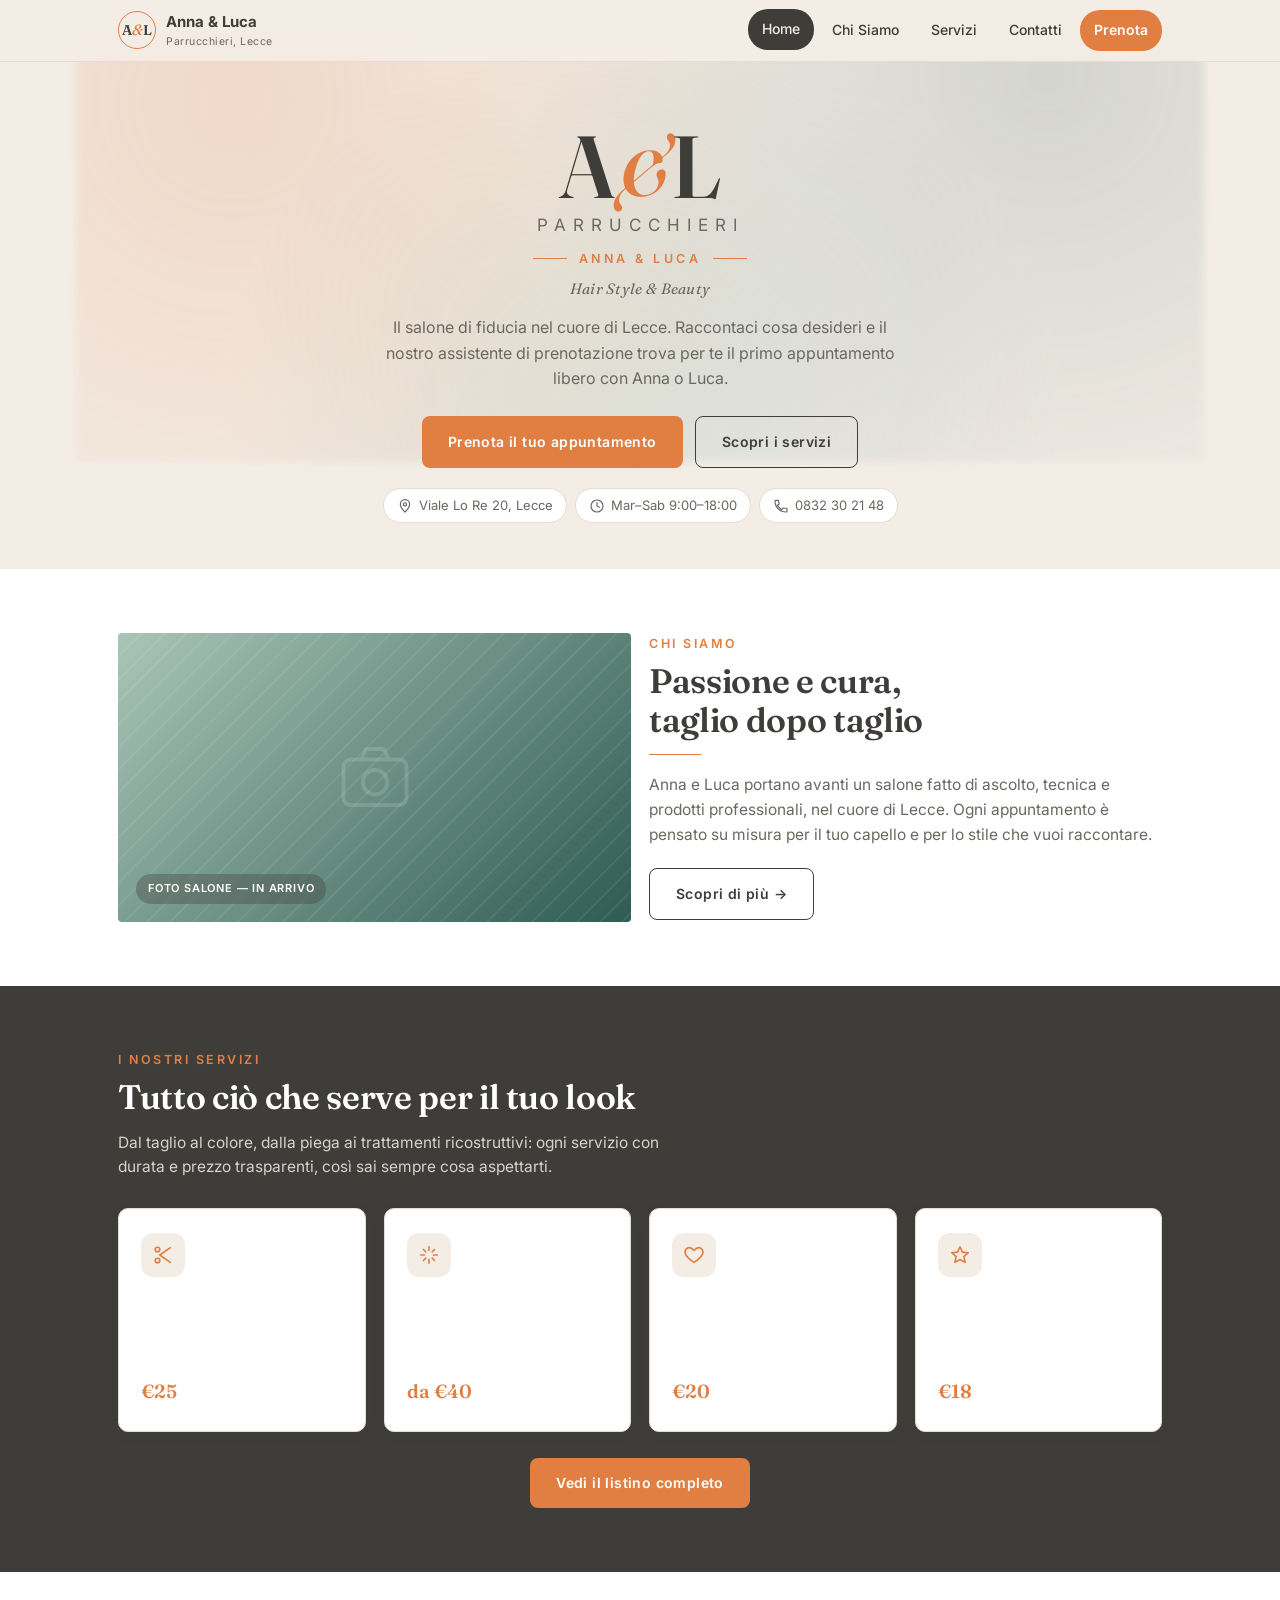
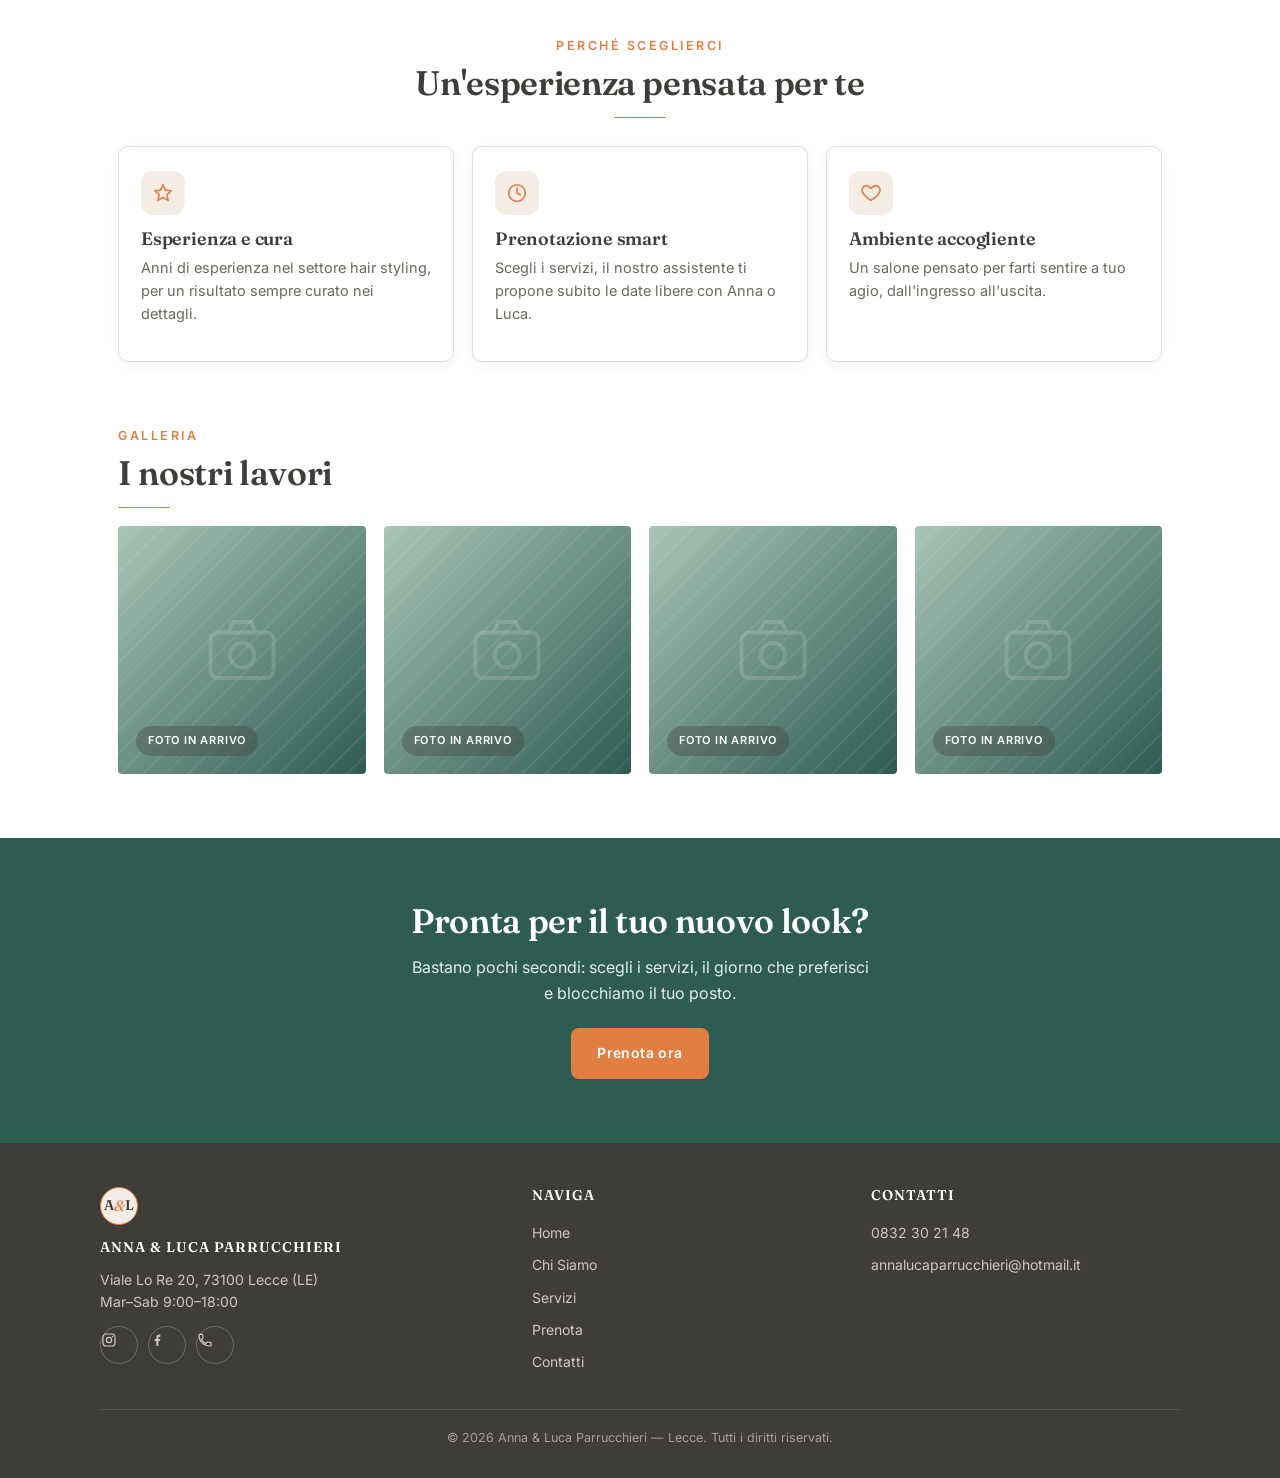
<file: index.html>
<!DOCTYPE html>
<html lang="it">
<head>
<meta charset="UTF-8">
<meta name="viewport" content="width=device-width, initial-scale=1.0, maximum-scale=1, viewport-fit=cover">
<meta name="theme-color" content="#3F3D39">
<title>Anna & Luca Parrucchieri | Hair Style & Beauty — Lecce</title>
<meta name="description" content="Salone Anna & Luca Parrucchieri a Lecce, Viale Lo Re 20. Taglio, colore, piega e trattamenti. Prenota online in pochi secondi.">
<link rel="preconnect" href="https://fonts.googleapis.com">
<link rel="preconnect" href="https://fonts.gstatic.com" crossorigin>
<link rel="stylesheet" href="https://fonts.googleapis.com/css2?family=Fraunces:ital,wght@0,400;0,500;0,600;0,700;1,500;1,600&family=Inter:wght@400;500;600;700&display=swap">
<link rel="stylesheet" href="assets/style.css">
</head>
<body>

<svg style="display:none">
  <symbol id="ic-ig" viewBox="0 0 24 24"><rect x="3" y="3" width="18" height="18" rx="5"/><circle cx="12" cy="12" r="4"/><circle cx="17.3" cy="6.7" r="1.1" class="filled" fill="currentColor" stroke="none"/></symbol>
  <symbol id="ic-fb" viewBox="0 0 24 24"><path d="M14 21v-7.5h2.5l.4-3H14V8.4c0-.87.24-1.46 1.5-1.46H17V3.86C16.7 3.82 15.8 3.7 14.8 3.7c-2.2 0-3.7 1.34-3.7 3.8V10.5H8.6v3H11V21h3z" class="filled" fill="currentColor" stroke="none"/></symbol>
  <symbol id="ic-phone" viewBox="0 0 24 24"><path d="M6.6 10.8c1.4 2.8 3.7 5.1 6.6 6.6l2.2-2.2c.3-.3.7-.4 1-.2 1.1.4 2.3.6 3.6.6.6 0 1 .4 1 1V20c0 .6-.4 1-1 1C10 21 3 14 3 4.6c0-.6.4-1 1-1h3.5c.6 0 1 .4 1 1 0 1.3.2 2.5.6 3.6.1.3 0 .7-.2 1z"/></symbol>
  <symbol id="ic-mail" viewBox="0 0 24 24"><rect x="3" y="5" width="18" height="14" rx="2"/><path d="M4 6.5l8 6 8-6"/></symbol>
  <symbol id="ic-pin" viewBox="0 0 24 24"><path d="M12 21s7-6.2 7-11.5A7 7 0 0 0 5 9.5C5 14.8 12 21 12 21z"/><circle cx="12" cy="9.5" r="2.4"/></symbol>
  <symbol id="ic-clock" viewBox="0 0 24 24"><circle cx="12" cy="12" r="9"/><path d="M12 7v5l3.5 2"/></symbol>
  <symbol id="ic-scissors" viewBox="0 0 24 24"><circle cx="6" cy="6" r="2.5"/><circle cx="6" cy="18" r="2.5"/><path d="M20 4L8.5 12M20 20L8.5 12M8.5 12l3-2"/></symbol>
  <symbol id="ic-sparkle" viewBox="0 0 24 24"><path d="M12 3v4M12 17v4M3 12h4M17 12h4M6 6l2.5 2.5M15.5 15.5L18 18M18 6l-2.5 2.5M8.5 15.5L6 18"/></symbol>
  <symbol id="ic-camera" viewBox="0 0 24 24"><rect x="3" y="7" width="18" height="13" rx="2"/><path d="M8 7l1.5-3h5L16 7"/><circle cx="12" cy="13.5" r="3.5"/></symbol>
  <symbol id="ic-heart" viewBox="0 0 24 24"><path d="M12 20s-7-4.4-9.3-9C1.3 7.7 3 4.5 6.3 4c2-.3 3.7.7 5.7 3 2-2.3 3.7-3.3 5.7-3 3.3.5 5 3.7 3.6 7-2.3 4.6-9.3 9-9.3 9z"/></symbol>
  <symbol id="ic-star" viewBox="0 0 24 24"><path d="M12 3l2.6 5.9 6.4.6-4.8 4.3 1.4 6.2L12 16.9 6.4 20l1.4-6.2-4.8-4.3 6.4-.6L12 3z"/></symbol>
</svg>

<header class="site">
  <div class="nav-wrap">
    <a href="index.html" class="nav-brand">
      <span class="mono-badge"><span class="lm">A</span><span class="amp">&amp;</span><span class="lm">L</span></span>
      <span>Anna &amp; Luca<small>Parrucchieri, Lecce</small></span>
    </a>
    <nav class="nav-links">
      <a href="index.html" class="active">Home</a>
      <a href="chi-siamo.html">Chi Siamo</a>
      <a href="servizi.html">Servizi</a>
      <a href="contatti.html">Contatti</a>
      <a href="prenota.html" class="cta">Prenota</a>
    </nav>
    <div class="nav-actions">
      <a href="prenota.html" class="btn primary">Prenota</a>
      <button class="nav-toggle" aria-label="Menu"><span></span></button>
    </div>
  </div>
</header>

<main>
  <!-- HERO -->
  <section class="hero container">
    <div class="brand-logo"><span class="lm">A</span><span class="amp">&amp;</span><span class="lm">L</span></div>
    <div class="brand-sub">parrucchieri</div>
    <div class="brand-names"><i></i>ANNA &amp; LUCA<i></i></div>
    <div class="brand-tag">Hair Style &amp; Beauty</div>
    <p class="lead">Il salone di fiducia nel cuore di Lecce. Raccontaci cosa desideri e il nostro assistente di prenotazione trova per te il primo appuntamento libero con Anna o Luca.</p>
    <div class="hero-cta">
      <a href="prenota.html" class="btn primary">Prenota il tuo appuntamento</a>
      <a href="servizi.html" class="btn outline">Scopri i servizi</a>
    </div>
    <div class="hero-meta">
      <span><svg class="icon"><use href="#ic-pin"/></svg> Viale Lo Re 20, Lecce</span>
      <span><svg class="icon"><use href="#ic-clock"/></svg> Mar–Sab 9:00–18:00</span>
      <span><svg class="icon"><use href="#ic-phone"/></svg> 0832 30 21 48</span>
    </div>
  </section>

  <!-- CHI SIAMO TEASER -->
  <section class="bg-white">
    <div class="container grid cols-2" style="align-items:center;">
      <div class="frame-offset">
        <div class="photo-ph wide">
          <svg class="icon"><use href="#ic-camera"/></svg>
          <span>FOTO SALONE — in arrivo</span>
        </div>
      </div>
      <div>
        <span class="eyebrow">Chi siamo</span>
        <h2 class="section-title">Passione e cura,<br>taglio dopo taglio</h2>
        <div class="rule"></div>
        <p class="section-intro">Anna e Luca portano avanti un salone fatto di ascolto, tecnica e prodotti professionali, nel cuore di Lecce. Ogni appuntamento è pensato su misura per il tuo capello e per lo stile che vuoi raccontare.</p>
        <a href="chi-siamo.html" class="btn outline" style="margin-top:8px;">Scopri di più →</a>
      </div>
    </div>
  </section>

  <!-- SERVIZI IN EVIDENZA -->
  <section class="bg-charcoal">
    <div class="container">
      <span class="eyebrow">I nostri servizi</span>
      <h2 class="section-title">Tutto ciò che serve per il tuo look</h2>
      <p class="section-intro">Dal taglio al colore, dalla piega ai trattamenti ricostruttivi: ogni servizio con durata e prezzo trasparenti, così sai sempre cosa aspettarti.</p>
      <div class="grid cols-4" style="margin-top:28px;">
        <div class="card">
          <div class="icon-wrap"><svg class="icon"><use href="#ic-scissors"/></svg></div>
          <h3>Taglio</h3>
          <p style="font-size:14.5px;">Taglio su misura per viso e stile, da 30 minuti.</p>
          <p style="font-family:'Fraunces',serif;font-size:19px;font-weight:600;color:var(--orange);margin:0;">€25</p>
        </div>
        <div class="card">
          <div class="icon-wrap"><svg class="icon"><use href="#ic-sparkle"/></svg></div>
          <h3>Colore</h3>
          <p style="font-size:14.5px;">Colore, balayage e schiariture naturali.</p>
          <p style="font-family:'Fraunces',serif;font-size:19px;font-weight:600;color:var(--orange);margin:0;">da €40</p>
        </div>
        <div class="card">
          <div class="icon-wrap"><svg class="icon"><use href="#ic-heart"/></svg></div>
          <h3>Piega</h3>
          <p style="font-size:14.5px;">Piega in armonia con taglio e personalità.</p>
          <p style="font-family:'Fraunces',serif;font-size:19px;font-weight:600;color:var(--orange);margin:0;">€20</p>
        </div>
        <div class="card">
          <div class="icon-wrap"><svg class="icon"><use href="#ic-star"/></svg></div>
          <h3>Trattamenti</h3>
          <p style="font-size:14.5px;">Ricostruzione e cura profonda del capello.</p>
          <p style="font-family:'Fraunces',serif;font-size:19px;font-weight:600;color:var(--orange);margin:0;">€18</p>
        </div>
      </div>
      <div class="center" style="margin-top:26px;">
        <a href="servizi.html" class="btn primary">Vedi il listino completo</a>
      </div>
    </div>
  </section>

  <!-- PERCHÉ SCEGLIERCI -->
  <section class="bg-white">
    <div class="container">
      <span class="eyebrow center" style="display:block;text-align:center;">Perché sceglierci</span>
      <h2 class="section-title center">Un'esperienza pensata per te</h2>
      <div class="rule center"></div>
      <div class="grid cols-3" style="margin-top:28px;">
        <div class="card">
          <div class="icon-wrap"><svg class="icon"><use href="#ic-star"/></svg></div>
          <h3>Esperienza e cura</h3>
          <p style="font-size:14.5px;">Anni di esperienza nel settore hair styling, per un risultato sempre curato nei dettagli.</p>
        </div>
        <div class="card">
          <div class="icon-wrap"><svg class="icon"><use href="#ic-clock"/></svg></div>
          <h3>Prenotazione smart</h3>
          <p style="font-size:14.5px;">Scegli i servizi, il nostro assistente ti propone subito le date libere con Anna o Luca.</p>
        </div>
        <div class="card">
          <div class="icon-wrap"><svg class="icon"><use href="#ic-heart"/></svg></div>
          <h3>Ambiente accogliente</h3>
          <p style="font-size:14.5px;">Un salone pensato per farti sentire a tuo agio, dall'ingresso all'uscita.</p>
        </div>
      </div>
    </div>
  </section>

  <!-- GALLERIA -->
  <section class="bg-white" style="padding-top:0;">
    <div class="container">
      <span class="eyebrow">Galleria</span>
      <h2 class="section-title">I nostri lavori</h2>
      <div class="rule"></div>
      <div class="grid cols-4">
        <div class="photo-ph square"><svg class="icon"><use href="#ic-camera"/></svg><span>Foto in arrivo</span></div>
        <div class="photo-ph square"><svg class="icon"><use href="#ic-camera"/></svg><span>Foto in arrivo</span></div>
        <div class="photo-ph square"><svg class="icon"><use href="#ic-camera"/></svg><span>Foto in arrivo</span></div>
        <div class="photo-ph square"><svg class="icon"><use href="#ic-camera"/></svg><span>Foto in arrivo</span></div>
      </div>
    </div>
  </section>

  <!-- CTA FINALE -->
  <section class="bg-teal center">
    <div class="container">
      <h2 class="section-title" style="color:#fff;">Pronta per il tuo nuovo look?</h2>
      <p style="color:#e4ede9;max-width:460px;margin:0 auto 22px;">Bastano pochi secondi: scegli i servizi, il giorno che preferisci e blocchiamo il tuo posto.</p>
      <a href="prenota.html" class="btn primary">Prenota ora</a>
    </div>
  </section>
</main>

<footer class="site">
  <div class="foot-grid">
    <div>
      <span class="mono-badge" style="margin-bottom:10px;"><span class="lm">A</span><span class="amp">&amp;</span><span class="lm">L</span></span>
      <h4 style="margin-top:14px;">Anna &amp; Luca Parrucchieri</h4>
      <p style="color:#cfc8bd;font-size:14px;">Viale Lo Re 20, 73100 Lecce (LE)<br>Mar–Sab 9:00–18:00</p>
      <div class="icon-links">
        <a class="icon-btn" href="https://www.instagram.com/anna_e_luca_parrucchieri/" target="_blank" rel="noopener" aria-label="Instagram"><svg class="icon"><use href="#ic-ig"/></svg></a>
        <a class="icon-btn" href="https://www.facebook.com/anna.parrucchieri/" target="_blank" rel="noopener" aria-label="Facebook"><svg class="icon"><use href="#ic-fb"/></svg></a>
        <a class="icon-btn" href="tel:+390832302148" aria-label="Chiama"><svg class="icon"><use href="#ic-phone"/></svg></a>
      </div>
    </div>
    <div>
      <h4>Naviga</h4>
      <a href="index.html">Home</a>
      <a href="chi-siamo.html">Chi Siamo</a>
      <a href="servizi.html">Servizi</a>
      <a href="prenota.html">Prenota</a>
      <a href="contatti.html">Contatti</a>
    </div>
    <div>
      <h4>Contatti</h4>
      <a href="tel:+390832302148">0832 30 21 48</a>
      <a href="mailto:annalucaparrucchieri@hotmail.it">annalucaparrucchieri@hotmail.it</a>
    </div>
  </div>
  <div class="foot-bottom">© 2026 Anna &amp; Luca Parrucchieri — Lecce. Tutti i diritti riservati.</div>
</footer>

<script src="assets/nav.js" defer></script>
</body>
</html>
</file>
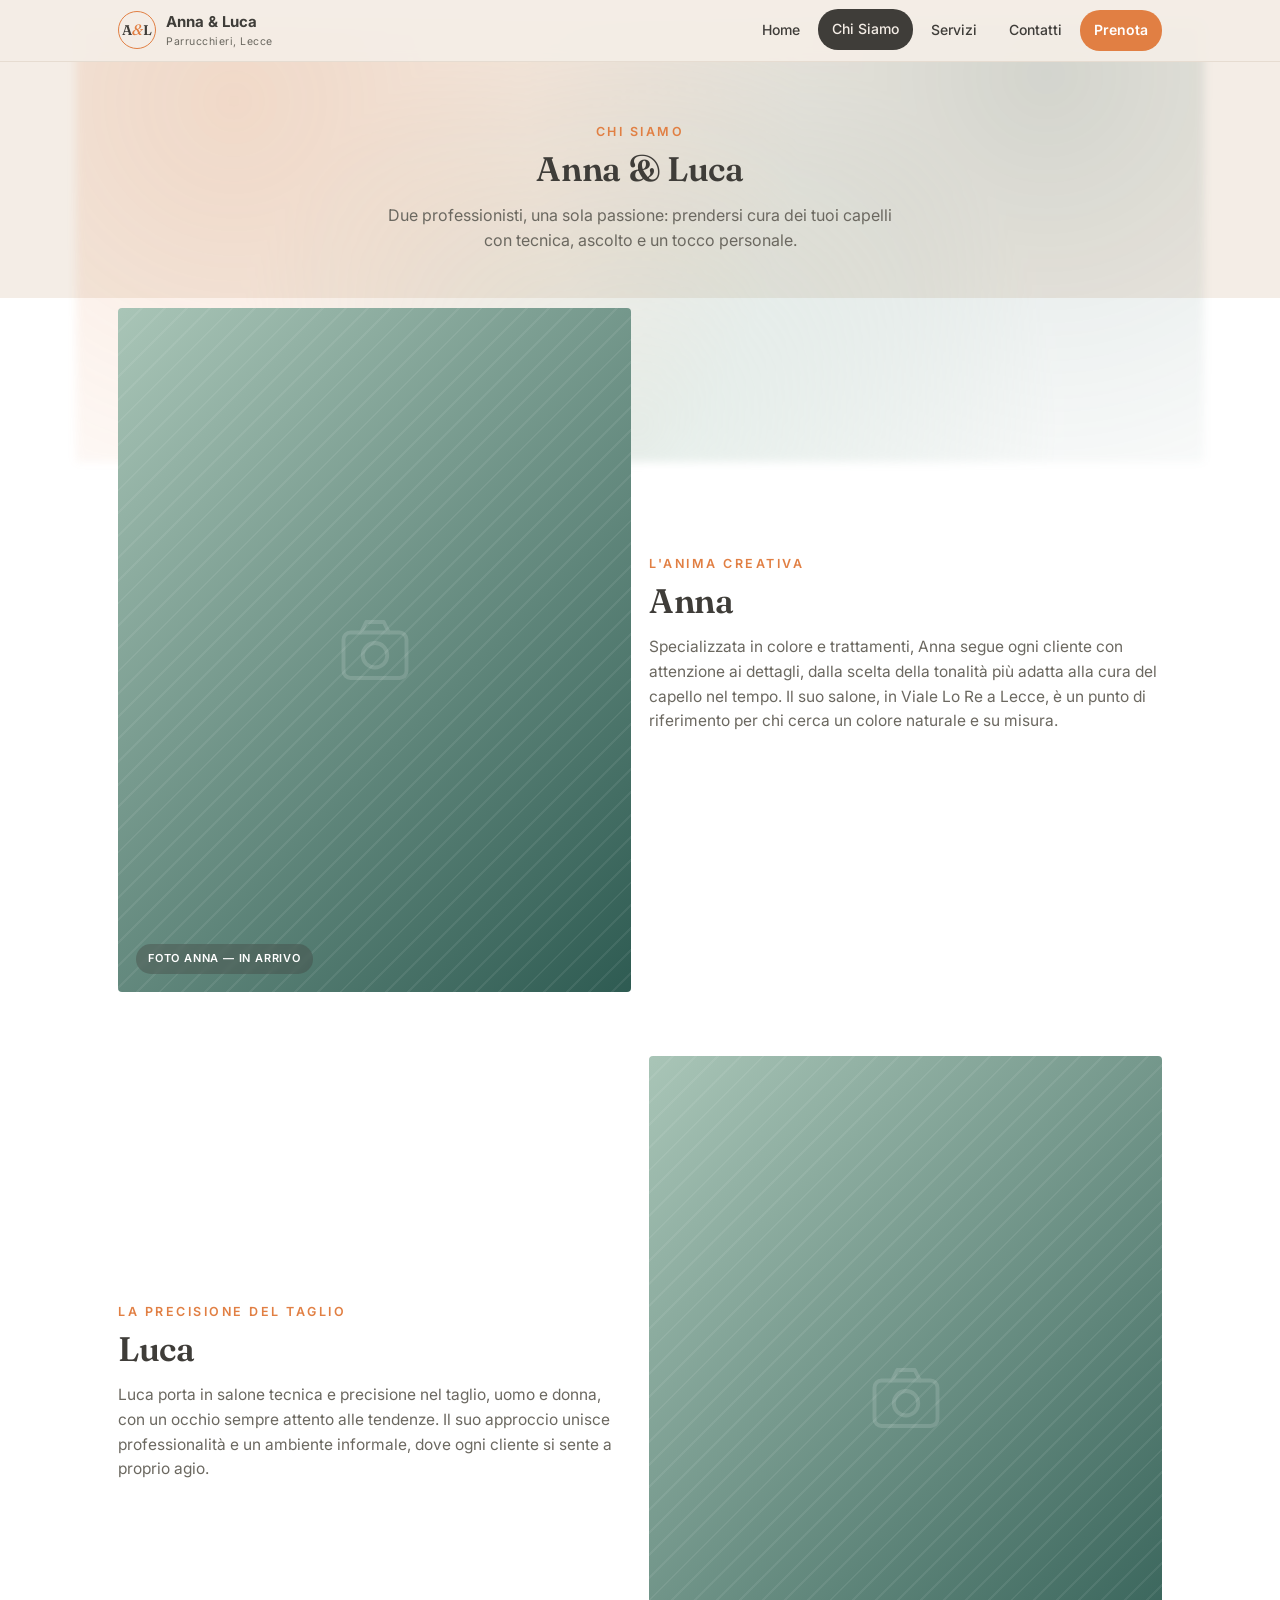
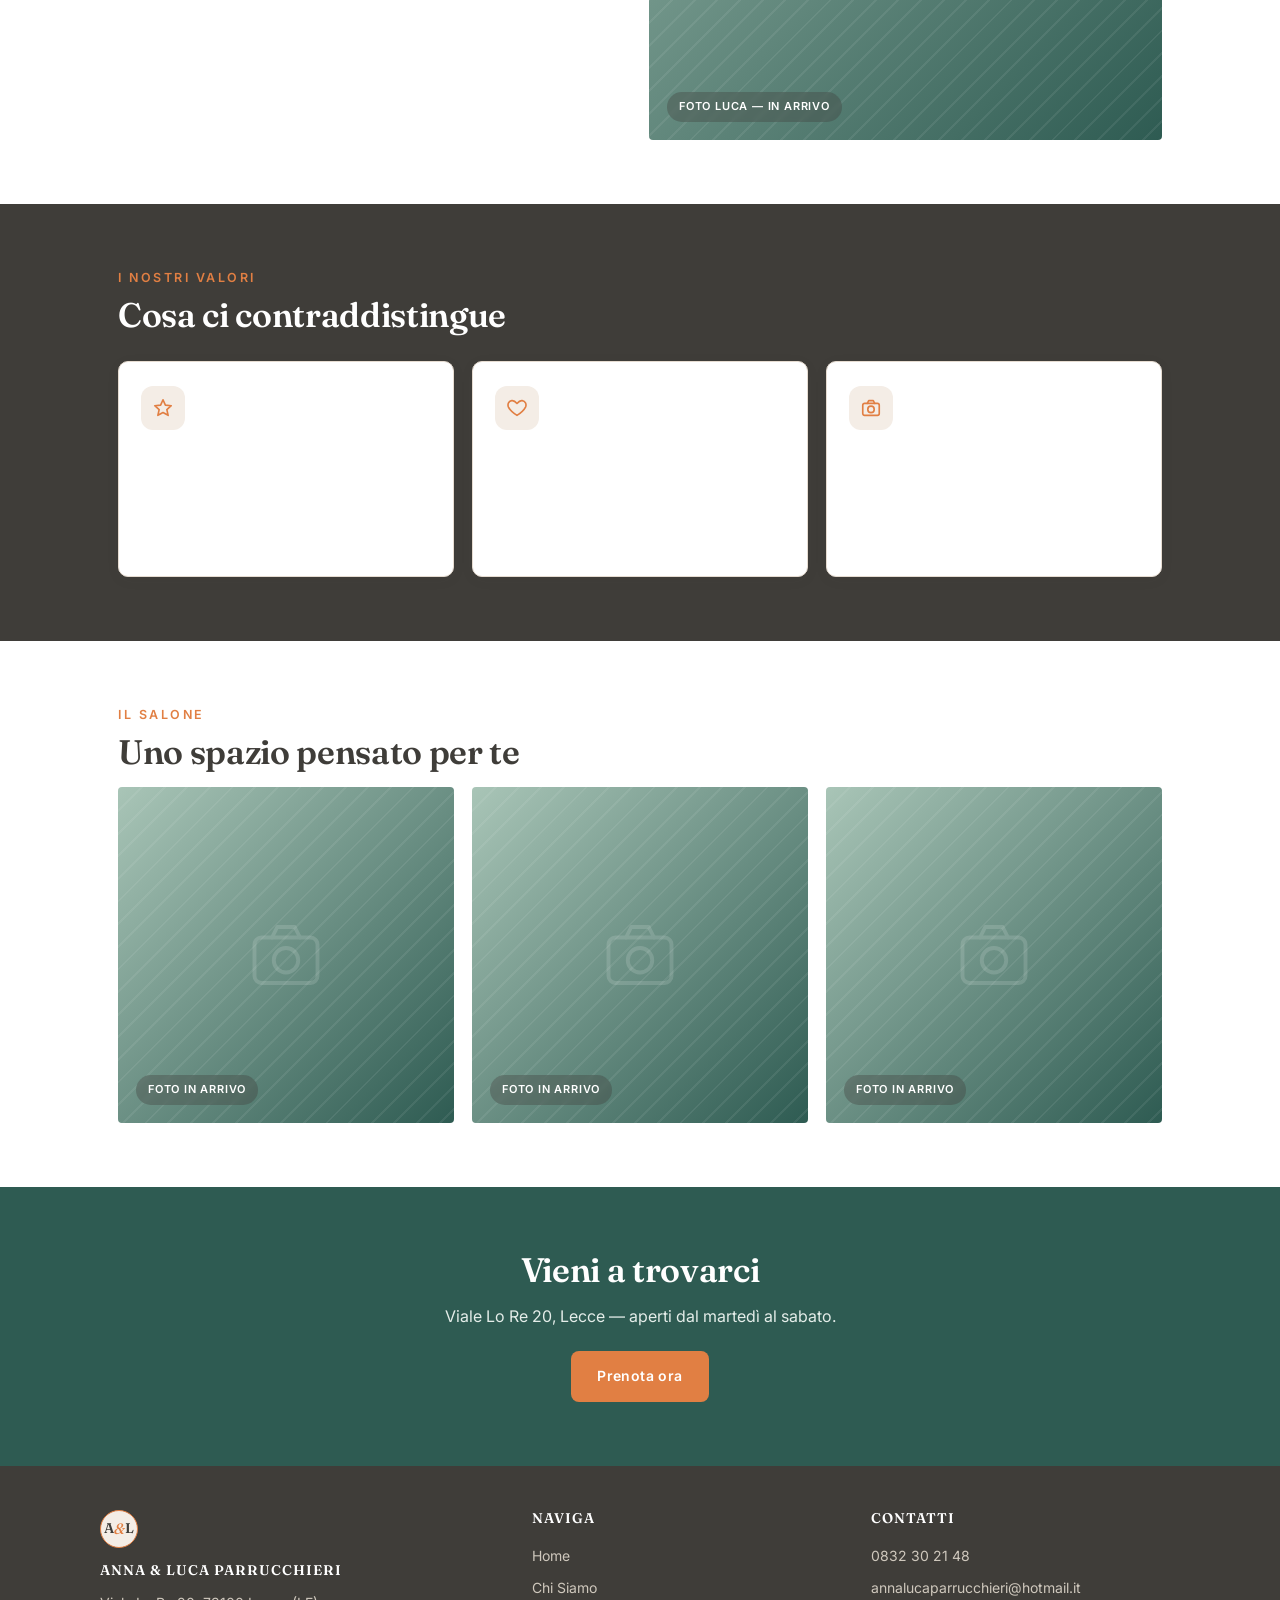
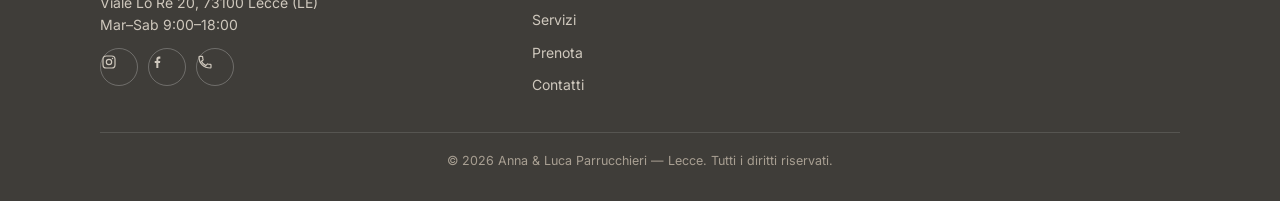
<file: chi-siamo.html>
<!DOCTYPE html>
<html lang="it">
<head>
<meta charset="UTF-8">
<meta name="viewport" content="width=device-width, initial-scale=1.0, maximum-scale=1, viewport-fit=cover">
<meta name="theme-color" content="#3F3D39">
<title>Chi Siamo | Anna & Luca Parrucchieri</title>
<meta name="description" content="Scopri Anna e Luca, il salone di parrucchieri nel cuore di Lecce fatto di esperienza, ascolto e cura del dettaglio.">
<link rel="preconnect" href="https://fonts.googleapis.com">
<link rel="preconnect" href="https://fonts.gstatic.com" crossorigin>
<link rel="stylesheet" href="https://fonts.googleapis.com/css2?family=Fraunces:ital,wght@0,400;0,500;0,600;0,700;1,500;1,600&family=Inter:wght@400;500;600;700&display=swap">
<link rel="stylesheet" href="assets/style.css">
</head>
<body>

<svg style="display:none">
  <symbol id="ic-ig" viewBox="0 0 24 24"><rect x="3" y="3" width="18" height="18" rx="5"/><circle cx="12" cy="12" r="4"/><circle cx="17.3" cy="6.7" r="1.1" class="filled" fill="currentColor" stroke="none"/></symbol>
  <symbol id="ic-fb" viewBox="0 0 24 24"><path d="M14 21v-7.5h2.5l.4-3H14V8.4c0-.87.24-1.46 1.5-1.46H17V3.86C16.7 3.82 15.8 3.7 14.8 3.7c-2.2 0-3.7 1.34-3.7 3.8V10.5H8.6v3H11V21h3z" class="filled" fill="currentColor" stroke="none"/></symbol>
  <symbol id="ic-phone" viewBox="0 0 24 24"><path d="M6.6 10.8c1.4 2.8 3.7 5.1 6.6 6.6l2.2-2.2c.3-.3.7-.4 1-.2 1.1.4 2.3.6 3.6.6.6 0 1 .4 1 1V20c0 .6-.4 1-1 1C10 21 3 14 3 4.6c0-.6.4-1 1-1h3.5c.6 0 1 .4 1 1 0 1.3.2 2.5.6 3.6.1.3 0 .7-.2 1z"/></symbol>
  <symbol id="ic-mail" viewBox="0 0 24 24"><rect x="3" y="5" width="18" height="14" rx="2"/><path d="M4 6.5l8 6 8-6"/></symbol>
  <symbol id="ic-pin" viewBox="0 0 24 24"><path d="M12 21s7-6.2 7-11.5A7 7 0 0 0 5 9.5C5 14.8 12 21 12 21z"/><circle cx="12" cy="9.5" r="2.4"/></symbol>
  <symbol id="ic-clock" viewBox="0 0 24 24"><circle cx="12" cy="12" r="9"/><path d="M12 7v5l3.5 2"/></symbol>
  <symbol id="ic-camera" viewBox="0 0 24 24"><rect x="3" y="7" width="18" height="13" rx="2"/><path d="M8 7l1.5-3h5L16 7"/><circle cx="12" cy="13.5" r="3.5"/></symbol>
  <symbol id="ic-heart" viewBox="0 0 24 24"><path d="M12 20s-7-4.4-9.3-9C1.3 7.7 3 4.5 6.3 4c2-.3 3.7.7 5.7 3 2-2.3 3.7-3.3 5.7-3 3.3.5 5 3.7 3.6 7-2.3 4.6-9.3 9-9.3 9z"/></symbol>
  <symbol id="ic-star" viewBox="0 0 24 24"><path d="M12 3l2.6 5.9 6.4.6-4.8 4.3 1.4 6.2L12 16.9 6.4 20l1.4-6.2-4.8-4.3 6.4-.6L12 3z"/></symbol>
</svg>

<header class="site">
  <div class="nav-wrap">
    <a href="index.html" class="nav-brand">
      <span class="mono-badge"><span class="lm">A</span><span class="amp">&amp;</span><span class="lm">L</span></span>
      <span>Anna &amp; Luca<small>Parrucchieri, Lecce</small></span>
    </a>
    <nav class="nav-links">
      <a href="index.html">Home</a>
      <a href="chi-siamo.html" class="active">Chi Siamo</a>
      <a href="servizi.html">Servizi</a>
      <a href="contatti.html">Contatti</a>
      <a href="prenota.html" class="cta">Prenota</a>
    </nav>
    <div class="nav-actions">
      <a href="prenota.html" class="btn primary">Prenota</a>
      <button class="nav-toggle" aria-label="Menu"><span></span></button>
    </div>
  </div>
</header>

<main>
  <section class="hero container" style="padding-bottom:20px;">
    <span class="eyebrow">Chi siamo</span>
    <h1 class="section-title">Anna &amp; Luca</h1>
    <p class="lead">Due professionisti, una sola passione: prendersi cura dei tuoi capelli con tecnica, ascolto e un tocco personale.</p>
  </section>

  <!-- ANNA -->
  <section class="bg-white" style="padding-top:10px;">
    <div class="container grid cols-2" style="align-items:center;">
      <div class="photo-ph tall">
        <svg class="icon"><use href="#ic-camera"/></svg>
        <span>FOTO ANNA — in arrivo</span>
      </div>
      <div>
        <span class="eyebrow">L'anima creativa</span>
        <h2 class="section-title">Anna</h2>
        <p class="section-intro">Specializzata in colore e trattamenti, Anna segue ogni cliente con attenzione ai dettagli, dalla scelta della tonalità più adatta alla cura del capello nel tempo. Il suo salone, in Viale Lo Re a Lecce, è un punto di riferimento per chi cerca un colore naturale e su misura.</p>
      </div>
    </div>
  </section>

  <!-- LUCA -->
  <section class="bg-white" style="padding-top:0;">
    <div class="container grid cols-2" style="align-items:center;">
      <div class="photo-ph tall" style="order:2;">
        <svg class="icon"><use href="#ic-camera"/></svg>
        <span>FOTO LUCA — in arrivo</span>
      </div>
      <div style="order:1;">
        <span class="eyebrow">La precisione del taglio</span>
        <h2 class="section-title">Luca</h2>
        <p class="section-intro">Luca porta in salone tecnica e precisione nel taglio, uomo e donna, con un occhio sempre attento alle tendenze. Il suo approccio unisce professionalità e un ambiente informale, dove ogni cliente si sente a proprio agio.</p>
      </div>
    </div>
  </section>

  <!-- VALORI -->
  <section class="bg-charcoal">
    <div class="container">
      <span class="eyebrow">I nostri valori</span>
      <h2 class="section-title">Cosa ci contraddistingue</h2>
      <div class="grid cols-3" style="margin-top:26px;">
        <div class="card">
          <div class="icon-wrap"><svg class="icon"><use href="#ic-star"/></svg></div>
          <h3>Esperienza</h3>
          <p style="font-size:14.5px;">Anni di lavoro nel settore hair styling a Lecce, con formazione continua sulle nuove tecniche.</p>
        </div>
        <div class="card">
          <div class="icon-wrap"><svg class="icon"><use href="#ic-heart"/></svg></div>
          <h3>Ascolto</h3>
          <p style="font-size:14.5px;">Ogni appuntamento parte da una chiacchierata: capire cosa vuoi davvero, prima di iniziare.</p>
        </div>
        <div class="card">
          <div class="icon-wrap"><svg class="icon"><use href="#ic-camera"/></svg></div>
          <h3>Prodotti professionali</h3>
          <p style="font-size:14.5px;">Solo linee professionali selezionate per la salute del capello nel tempo.</p>
        </div>
      </div>
    </div>
  </section>

  <!-- GALLERIA SALONE -->
  <section class="bg-white">
    <div class="container">
      <span class="eyebrow">Il salone</span>
      <h2 class="section-title">Uno spazio pensato per te</h2>
      <div class="grid cols-3">
        <div class="photo-ph square"><svg class="icon"><use href="#ic-camera"/></svg><span>Foto in arrivo</span></div>
        <div class="photo-ph square"><svg class="icon"><use href="#ic-camera"/></svg><span>Foto in arrivo</span></div>
        <div class="photo-ph square"><svg class="icon"><use href="#ic-camera"/></svg><span>Foto in arrivo</span></div>
      </div>
    </div>
  </section>

  <section class="bg-teal center">
    <div class="container">
      <h2 class="section-title" style="color:#fff;">Vieni a trovarci</h2>
      <p style="color:#e4ede9;max-width:460px;margin:0 auto 22px;">Viale Lo Re 20, Lecce — aperti dal martedì al sabato.</p>
      <a href="prenota.html" class="btn primary">Prenota ora</a>
    </div>
  </section>
</main>

<footer class="site">
  <div class="foot-grid">
    <div>
      <span class="mono-badge" style="margin-bottom:10px;"><span class="lm">A</span><span class="amp">&amp;</span><span class="lm">L</span></span>
      <h4 style="margin-top:14px;">Anna &amp; Luca Parrucchieri</h4>
      <p style="color:#cfc8bd;font-size:14px;">Viale Lo Re 20, 73100 Lecce (LE)<br>Mar–Sab 9:00–18:00</p>
      <div class="icon-links">
        <a class="icon-btn" href="https://www.instagram.com/anna_e_luca_parrucchieri/" target="_blank" rel="noopener" aria-label="Instagram"><svg class="icon"><use href="#ic-ig"/></svg></a>
        <a class="icon-btn" href="https://www.facebook.com/anna.parrucchieri/" target="_blank" rel="noopener" aria-label="Facebook"><svg class="icon"><use href="#ic-fb"/></svg></a>
        <a class="icon-btn" href="tel:+390832302148" aria-label="Chiama"><svg class="icon"><use href="#ic-phone"/></svg></a>
      </div>
    </div>
    <div>
      <h4>Naviga</h4>
      <a href="index.html">Home</a>
      <a href="chi-siamo.html">Chi Siamo</a>
      <a href="servizi.html">Servizi</a>
      <a href="prenota.html">Prenota</a>
      <a href="contatti.html">Contatti</a>
    </div>
    <div>
      <h4>Contatti</h4>
      <a href="tel:+390832302148">0832 30 21 48</a>
      <a href="mailto:annalucaparrucchieri@hotmail.it">annalucaparrucchieri@hotmail.it</a>
    </div>
  </div>
  <div class="foot-bottom">© 2026 Anna &amp; Luca Parrucchieri — Lecce. Tutti i diritti riservati.</div>
</footer>

<script src="assets/nav.js" defer></script>
</body>
</html>
</file>
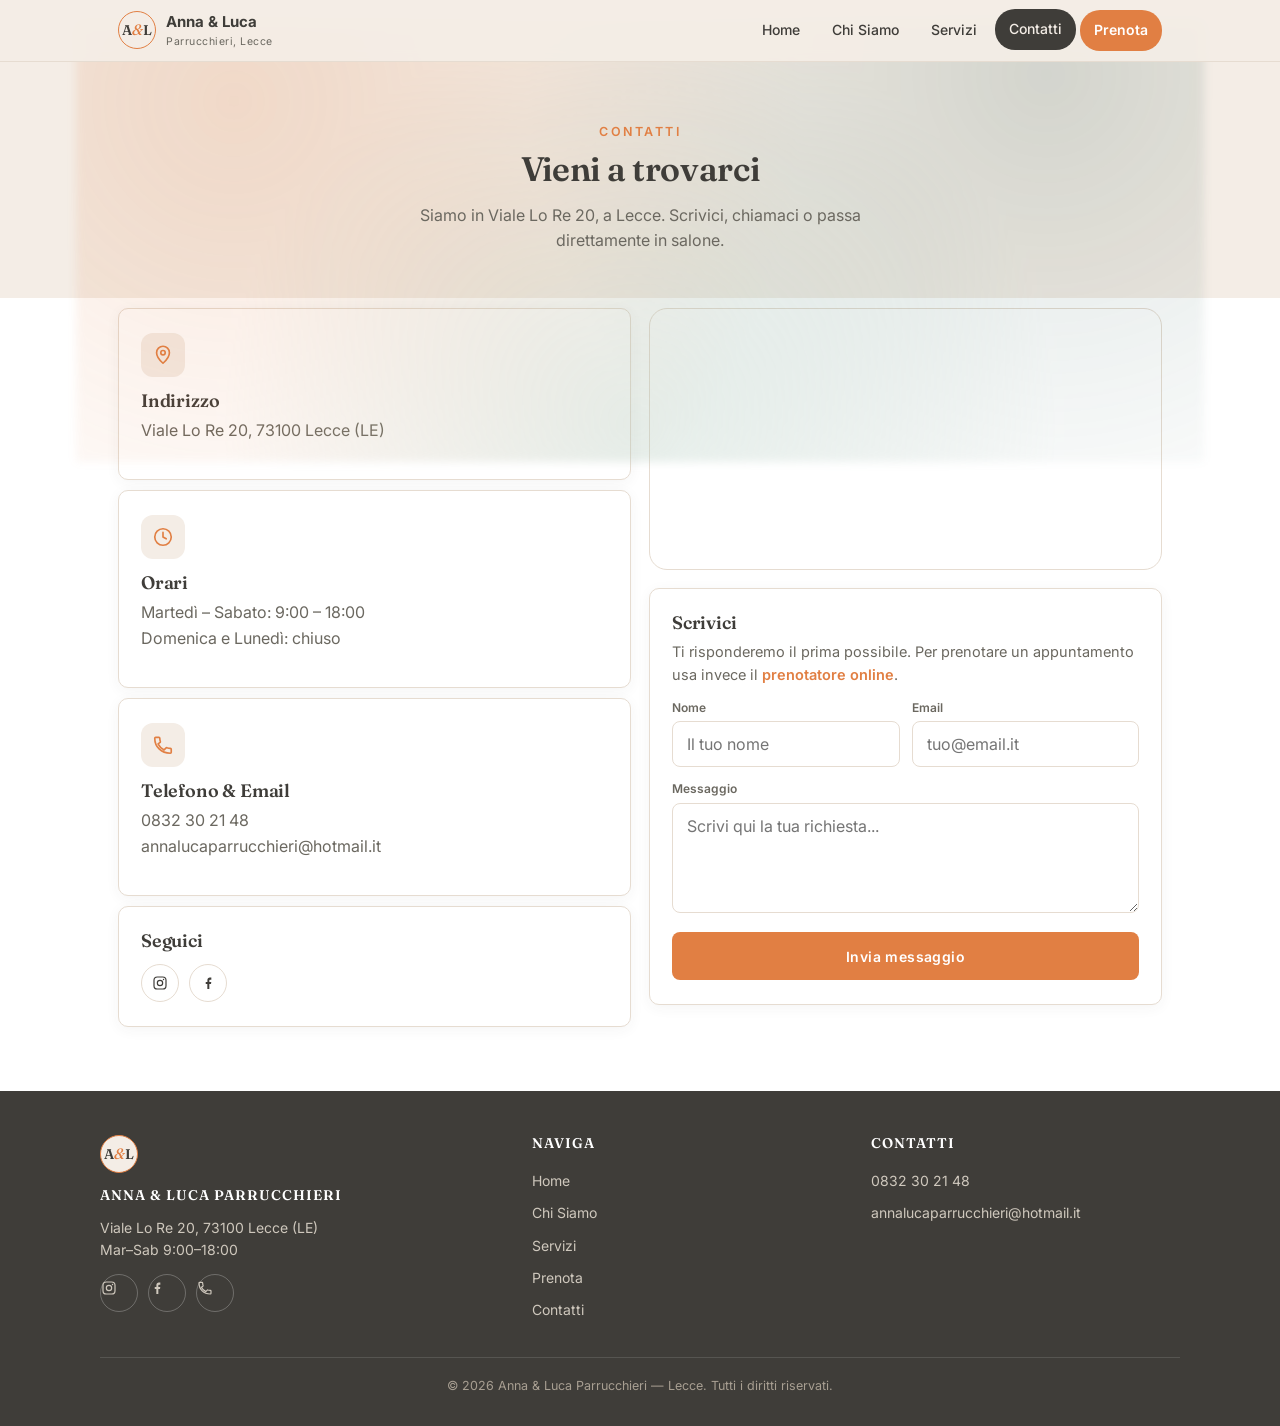
<file: contatti.html>
<!DOCTYPE html>
<html lang="it">
<head>
<meta charset="UTF-8">
<meta name="viewport" content="width=device-width, initial-scale=1.0, maximum-scale=1, viewport-fit=cover">
<meta name="theme-color" content="#3F3D39">
<title>Contatti | Anna & Luca Parrucchieri</title>
<meta name="description" content="Contatta Anna & Luca Parrucchieri a Lecce: indirizzo, telefono, email, orari e social.">
<link rel="preconnect" href="https://fonts.googleapis.com">
<link rel="preconnect" href="https://fonts.gstatic.com" crossorigin>
<link rel="stylesheet" href="https://fonts.googleapis.com/css2?family=Fraunces:ital,wght@0,400;0,500;0,600;0,700;1,500;1,600&family=Inter:wght@400;500;600;700&display=swap">
<link rel="stylesheet" href="assets/style.css">
</head>
<body>

<svg style="display:none">
  <symbol id="ic-ig" viewBox="0 0 24 24"><rect x="3" y="3" width="18" height="18" rx="5"/><circle cx="12" cy="12" r="4"/><circle cx="17.3" cy="6.7" r="1.1" class="filled" fill="currentColor" stroke="none"/></symbol>
  <symbol id="ic-fb" viewBox="0 0 24 24"><path d="M14 21v-7.5h2.5l.4-3H14V8.4c0-.87.24-1.46 1.5-1.46H17V3.86C16.7 3.82 15.8 3.7 14.8 3.7c-2.2 0-3.7 1.34-3.7 3.8V10.5H8.6v3H11V21h3z" class="filled" fill="currentColor" stroke="none"/></symbol>
  <symbol id="ic-phone" viewBox="0 0 24 24"><path d="M6.6 10.8c1.4 2.8 3.7 5.1 6.6 6.6l2.2-2.2c.3-.3.7-.4 1-.2 1.1.4 2.3.6 3.6.6.6 0 1 .4 1 1V20c0 .6-.4 1-1 1C10 21 3 14 3 4.6c0-.6.4-1 1-1h3.5c.6 0 1 .4 1 1 0 1.3.2 2.5.6 3.6.1.3 0 .7-.2 1z"/></symbol>
  <symbol id="ic-mail" viewBox="0 0 24 24"><rect x="3" y="5" width="18" height="14" rx="2"/><path d="M4 6.5l8 6 8-6"/></symbol>
  <symbol id="ic-pin" viewBox="0 0 24 24"><path d="M12 21s7-6.2 7-11.5A7 7 0 0 0 5 9.5C5 14.8 12 21 12 21z"/><circle cx="12" cy="9.5" r="2.4"/></symbol>
  <symbol id="ic-clock" viewBox="0 0 24 24"><circle cx="12" cy="12" r="9"/><path d="M12 7v5l3.5 2"/></symbol>
</svg>

<header class="site">
  <div class="nav-wrap">
    <a href="index.html" class="nav-brand">
      <span class="mono-badge"><span class="lm">A</span><span class="amp">&amp;</span><span class="lm">L</span></span>
      <span>Anna &amp; Luca<small>Parrucchieri, Lecce</small></span>
    </a>
    <nav class="nav-links">
      <a href="index.html">Home</a>
      <a href="chi-siamo.html">Chi Siamo</a>
      <a href="servizi.html">Servizi</a>
      <a href="contatti.html" class="active">Contatti</a>
      <a href="prenota.html" class="cta">Prenota</a>
    </nav>
    <div class="nav-actions">
      <a href="prenota.html" class="btn primary">Prenota</a>
      <button class="nav-toggle" aria-label="Menu"><span></span></button>
    </div>
  </div>
</header>

<main>
  <section class="hero container" style="padding-bottom:20px;">
    <span class="eyebrow">Contatti</span>
    <h1 class="section-title">Vieni a trovarci</h1>
    <p class="lead">Siamo in Viale Lo Re 20, a Lecce. Scrivici, chiamaci o passa direttamente in salone.</p>
  </section>

  <section class="bg-white" style="padding-top:10px;">
    <div class="container grid cols-2">

      <div class="stack">
        <div class="card">
          <div class="icon-wrap"><svg class="icon"><use href="#ic-pin"/></svg></div>
          <h3>Indirizzo</h3>
          <p>Viale Lo Re 20, 73100 Lecce (LE)</p>
        </div>
        <div class="card">
          <div class="icon-wrap"><svg class="icon"><use href="#ic-clock"/></svg></div>
          <h3>Orari</h3>
          <p>Martedì – Sabato: 9:00 – 18:00<br>Domenica e Lunedì: chiuso</p>
        </div>
        <div class="card">
          <div class="icon-wrap"><svg class="icon"><use href="#ic-phone"/></svg></div>
          <h3>Telefono &amp; Email</h3>
          <p><a href="tel:+390832302148">0832 30 21 48</a><br><a href="mailto:annalucaparrucchieri@hotmail.it">annalucaparrucchieri@hotmail.it</a></p>
        </div>
        <div class="card">
          <h3 style="margin-bottom:12px;">Seguici</h3>
          <div class="icon-links">
            <a class="icon-btn" style="border-color:var(--line);color:var(--charcoal);" href="https://www.instagram.com/anna_e_luca_parrucchieri/" target="_blank" rel="noopener" aria-label="Instagram"><svg class="icon"><use href="#ic-ig"/></svg></a>
            <a class="icon-btn" style="border-color:var(--line);color:var(--charcoal);" href="https://www.facebook.com/anna.parrucchieri/" target="_blank" rel="noopener" aria-label="Facebook"><svg class="icon"><use href="#ic-fb"/></svg></a>
          </div>
        </div>
      </div>

      <div>
        <div style="border-radius:18px;overflow:hidden;border:1px solid var(--line);margin-bottom:18px;">
          <iframe src="https://www.google.com/maps?q=Viale+Lo+Re+20,+Lecce&output=embed" width="100%" height="260" style="border:0;display:block;" loading="lazy" title="Mappa Anna & Luca Parrucchieri"></iframe>
        </div>

        <div class="card">
          <h3>Scrivici</h3>
          <p style="font-size:14.5px;">Ti risponderemo il prima possibile. Per prenotare un appuntamento usa invece il <a href="prenota.html" style="color:var(--orange);font-weight:600;">prenotatore online</a>.</p>
          <form class="form-grid" action="mailto:annalucaparrucchieri@hotmail.it" method="post" enctype="text/plain">
            <div class="form-row-2">
              <div>
                <label>Nome</label>
                <input type="text" name="nome" placeholder="Il tuo nome" required>
              </div>
              <div>
                <label>Email</label>
                <input type="email" name="email" placeholder="tuo@email.it" required>
              </div>
            </div>
            <div>
              <label>Messaggio</label>
              <textarea name="messaggio" placeholder="Scrivi qui la tua richiesta..." required></textarea>
            </div>
            <button type="submit" class="btn primary block">Invia messaggio</button>
          </form>
        </div>
      </div>

    </div>
  </section>
</main>

<footer class="site">
  <div class="foot-grid">
    <div>
      <span class="mono-badge" style="margin-bottom:10px;"><span class="lm">A</span><span class="amp">&amp;</span><span class="lm">L</span></span>
      <h4 style="margin-top:14px;">Anna &amp; Luca Parrucchieri</h4>
      <p style="color:#cfc8bd;font-size:14px;">Viale Lo Re 20, 73100 Lecce (LE)<br>Mar–Sab 9:00–18:00</p>
      <div class="icon-links">
        <a class="icon-btn" href="https://www.instagram.com/anna_e_luca_parrucchieri/" target="_blank" rel="noopener" aria-label="Instagram"><svg class="icon"><use href="#ic-ig"/></svg></a>
        <a class="icon-btn" href="https://www.facebook.com/anna.parrucchieri/" target="_blank" rel="noopener" aria-label="Facebook"><svg class="icon"><use href="#ic-fb"/></svg></a>
        <a class="icon-btn" href="tel:+390832302148" aria-label="Chiama"><svg class="icon"><use href="#ic-phone"/></svg></a>
      </div>
    </div>
    <div>
      <h4>Naviga</h4>
      <a href="index.html">Home</a>
      <a href="chi-siamo.html">Chi Siamo</a>
      <a href="servizi.html">Servizi</a>
      <a href="prenota.html">Prenota</a>
      <a href="contatti.html">Contatti</a>
    </div>
    <div>
      <h4>Contatti</h4>
      <a href="tel:+390832302148">0832 30 21 48</a>
      <a href="mailto:annalucaparrucchieri@hotmail.it">annalucaparrucchieri@hotmail.it</a>
    </div>
  </div>
  <div class="foot-bottom">© 2026 Anna &amp; Luca Parrucchieri — Lecce. Tutti i diritti riservati.</div>
</footer>

<script src="assets/nav.js" defer></script>
</body>
</html>
</file>
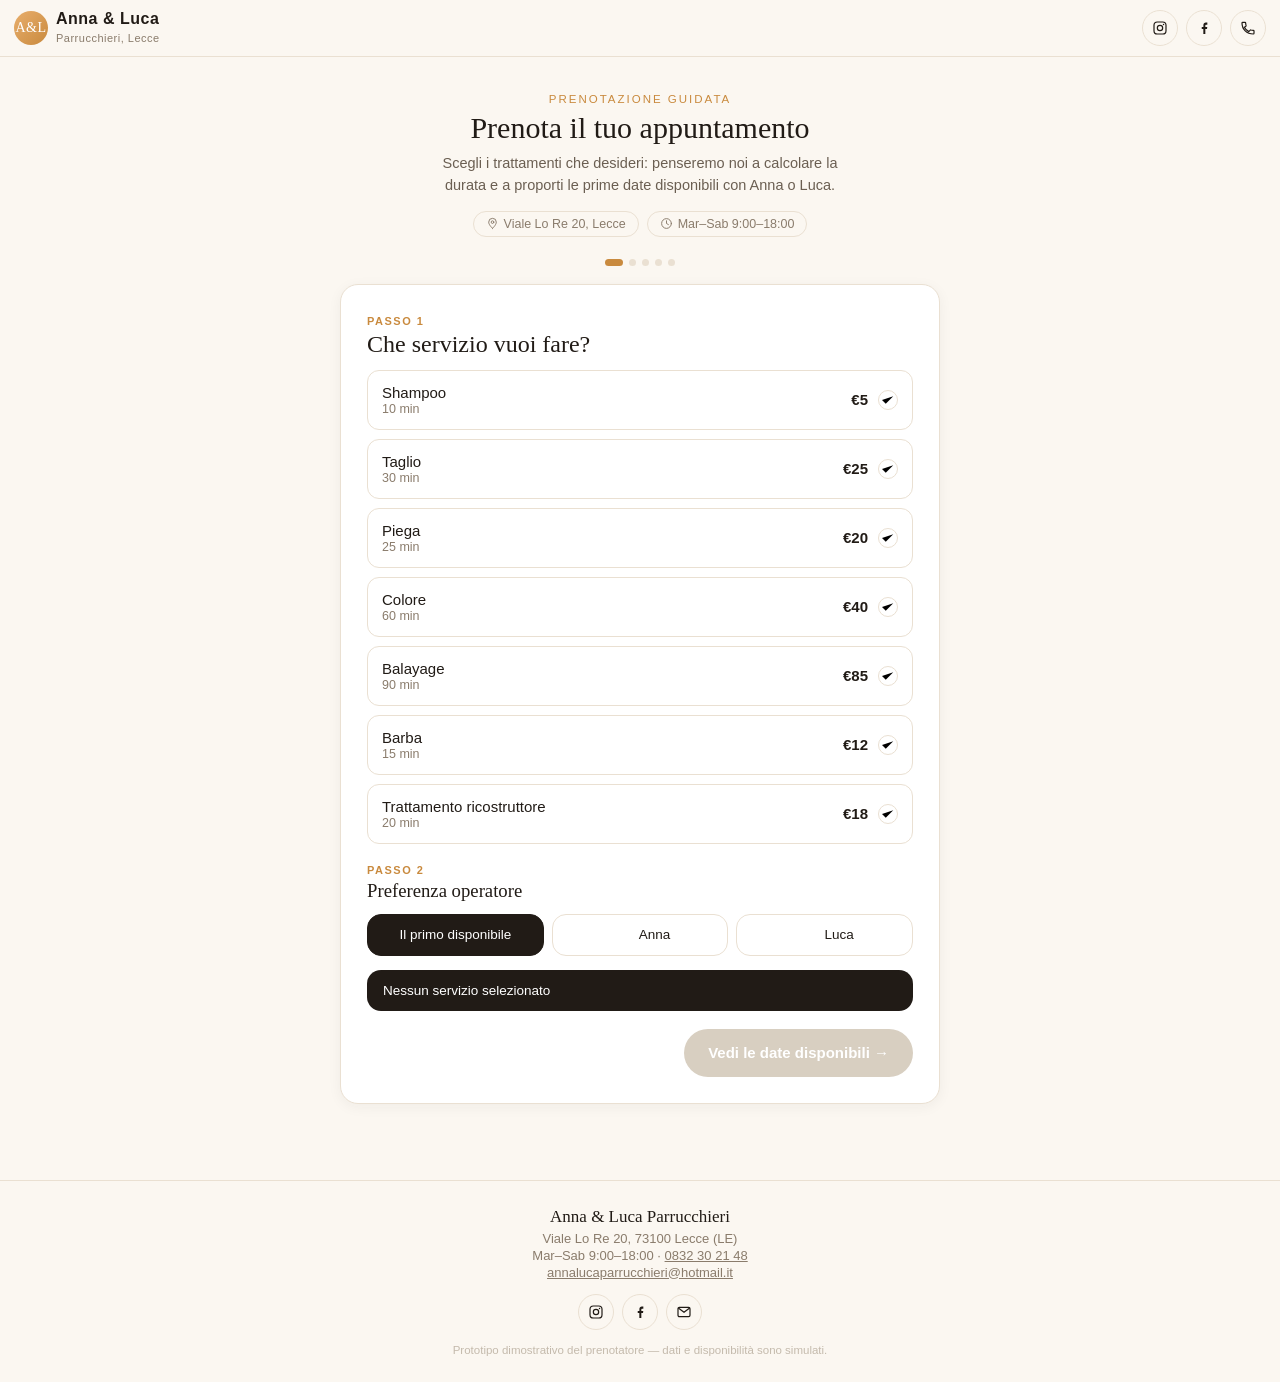
<file: prenotatore-prototipo.html>
<!DOCTYPE html>
<html lang="it">
<head>
<meta charset="UTF-8">
<meta name="viewport" content="width=device-width, initial-scale=1.0, maximum-scale=1, viewport-fit=cover">
<meta name="theme-color" content="#211B16">
<title>Anna & Luca Parrucchieri | Prenota il tuo appuntamento</title>
<style>
  :root{
    --cream:#FBF7F1;
    --dark:#211B16;
    --dark2:#2E251E;
    --gold:#C98A3E;
    --gold-l:#E8AE6C;
    --line:#EAE0D2;
    --ok:#4C7A5C;
    --err:#B4544A;
    --safe-b:env(safe-area-inset-bottom, 0px);
  }
  *{box-sizing:border-box;-webkit-tap-highlight-color:transparent;}
  html{-webkit-text-size-adjust:100%;}
  body{margin:0;font-family:-apple-system,'Segoe UI',Helvetica,Arial,sans-serif;background:var(--cream);color:var(--dark);overflow-x:hidden;font-size:16px;}
  h1,h2,h3{font-family:Georgia,'Times New Roman',serif;font-weight:normal;margin:0 0 6px;}
  a{color:inherit;}
  img{max-width:100%;display:block;}

  /* ---- ICONS ---- */
  .icon{width:18px;height:18px;fill:none;stroke:currentColor;stroke-width:1.8;stroke-linecap:round;stroke-linejoin:round;}
  .icon.filled{fill:currentColor;stroke:none;}

  /* ---- HEADER ---- */
  header{position:sticky;top:0;z-index:60;background:rgba(251,247,241,.94);backdrop-filter:blur(6px);border-bottom:1px solid var(--line);padding:10px 14px;display:flex;justify-content:space-between;align-items:center;}
  .brand{display:flex;align-items:center;gap:8px;font-size:16px;letter-spacing:.5px;}
  .brand .mono{width:34px;height:34px;border-radius:50%;background:linear-gradient(135deg,var(--gold-l),var(--gold));color:#fff;display:flex;align-items:center;justify-content:center;font-family:Georgia,serif;font-size:14px;flex-shrink:0;}
  .brand b{font-weight:600;}
  .icon-links{display:flex;gap:8px;}
  .icon-btn{width:36px;height:36px;border-radius:50%;border:1px solid var(--line);display:flex;align-items:center;justify-content:center;color:var(--dark);text-decoration:none;transition:.15s;flex-shrink:0;}
  .icon-btn:hover{background:var(--dark);color:#fff;border-color:var(--dark);}
  .icon-btn .icon{width:16px;height:16px;}

  main{max-width:640px;margin:0 auto;padding:20px 14px 40px;}
  .hero{text-align:center;margin-bottom:22px;padding:0 4px;}
  .hero .eyebrow{font-size:11.5px;letter-spacing:2px;text-transform:uppercase;color:var(--gold);margin-bottom:6px;}
  .hero h1{font-size:clamp(22px,6vw,30px);}
  .hero p{color:#6b5f52;max-width:440px;margin:8px auto 0;font-size:14.5px;line-height:1.5;}
  .hero-meta{display:flex;flex-wrap:wrap;justify-content:center;gap:8px;margin-top:14px;font-size:12.5px;color:#8a7c6c;}
  .hero-meta span{border:1px solid var(--line);border-radius:20px;padding:5px 12px;display:flex;align-items:center;gap:5px;}
  .hero-meta .icon{width:13px;height:13px;}

  .steps-nav{display:flex;gap:6px;justify-content:center;margin-bottom:18px;}
  .steps-nav span{width:7px;height:7px;border-radius:50%;background:var(--line);transition:.2s;}
  .steps-nav span.active{background:var(--gold);width:18px;border-radius:4px;}

  .card{background:#fff;border:1px solid var(--line);border-radius:18px;padding:18px;margin-bottom:16px;box-shadow:0 3px 14px rgba(43,36,32,.05);}
  .step-label{display:inline-block;font-size:11px;letter-spacing:1.5px;text-transform:uppercase;color:var(--gold);margin-bottom:4px;font-weight:600;}

  /* ---- SERVIZI ---- */
  .services{display:grid;gap:9px;margin-top:12px;}
  .service{display:flex;align-items:center;justify-content:space-between;border:1.5px solid var(--line);border-radius:12px;padding:13px 14px;cursor:pointer;transition:.15s;min-height:52px;}
  .service.selected{border-color:var(--gold);background:#FCF3E7;}
  .service .name{font-size:15px;font-weight:500;}
  .service .meta{font-size:12.5px;color:#8a7c6c;margin-top:1px;}
  .service .price{font-weight:700;font-size:15px;color:var(--dark);}
  .service .check{width:20px;height:20px;border-radius:50%;border:1.5px solid var(--line);flex-shrink:0;margin-left:10px;display:flex;align-items:center;justify-content:center;}
  .service.selected .check{background:var(--gold);border-color:var(--gold);}
  .service.selected .check svg{width:12px;height:12px;stroke:#fff;stroke-width:3;fill:none;}
  .service-row{display:flex;align-items:center;gap:12px;flex:1;min-width:0;}

  .staff-choice{display:flex;gap:8px;margin-top:12px;flex-wrap:wrap;}
  .chip{border:1.5px solid var(--line);border-radius:14px;padding:9px 12px;cursor:pointer;font-size:13.5px;display:flex;align-items:center;gap:7px;flex:1;min-width:100px;justify-content:center;transition:.15s;}
  .chip.active{background:var(--dark);color:#fff;border-color:var(--dark);}
  .chip .mini-avatar{width:22px;height:22px;flex-shrink:0;}

  .summary-bar{display:flex;justify-content:space-between;align-items:center;background:var(--dark);color:#fff;border-radius:14px;padding:13px 16px;margin-top:14px;font-size:13.5px;gap:10px;}
  .summary-bar b{color:var(--gold-l);white-space:nowrap;}

  /* ---- BUTTONS ---- */
  .btn{background:var(--dark);color:#fff;border:none;border-radius:26px;padding:14px 24px;font-size:15px;cursor:pointer;transition:.15s;min-height:48px;width:100%;font-weight:600;}
  .btn:active{transform:scale(.98);}
  .btn:disabled{background:#d8cfc1;color:#fff;cursor:not-allowed;}
  .btn-outline{background:transparent;color:var(--dark);border:1.5px solid var(--dark);}
  .actions{display:flex;flex-direction:column;gap:10px;margin-top:18px;}
  .actions.split{flex-direction:row;}
  .actions.split .btn-outline{width:auto;flex:0 0 auto;padding:14px 18px;}
  .actions.split .btn:not(.btn-outline){flex:1;}

  /* ---- ASSISTENTE ---- */
  .assistant{display:flex;gap:10px;align-items:flex-start;margin-bottom:14px;}
  .assistant .avatar-wrap{flex-shrink:0;}
  .bubble{background:#F4EDE3;border-radius:4px 16px 16px 16px;padding:12px 15px;font-size:14px;line-height:1.55;}
  .day-group{margin-top:16px;}
  .day-group h4{font-size:12px;text-transform:uppercase;letter-spacing:.5px;color:#8a7c6c;margin:0 0 8px;font-weight:600;}
  .slots{display:grid;grid-template-columns:repeat(2,1fr);gap:8px;}
  .slot{border:1.5px solid var(--line);border-radius:12px;padding:10px 8px;font-size:14px;cursor:pointer;background:#fff;display:flex;align-items:center;gap:8px;min-height:48px;}
  .slot:active{transform:scale(.98);}
  .slot.chosen{background:var(--gold);color:#fff;border-color:var(--gold);}
  .slot .mini-avatar{width:24px;height:24px;flex-shrink:0;}
  .slot .txt{display:flex;flex-direction:column;line-height:1.25;}
  .slot .txt b{font-size:14.5px;}
  .slot .txt small{font-size:11px;color:#8a7c6c;}
  .slot.chosen .txt small{color:#fff;opacity:.85;}

  /* ---- AVATAR SVG ---- */
  .mini-avatar{border-radius:50%;}

  .row{display:flex;justify-content:space-between;padding:7px 0;font-size:14px;gap:10px;}
  .row span:first-child{color:#6b5f52;}
  .row.total{border-top:1px solid var(--line);margin-top:6px;padding-top:12px;font-size:16px;font-weight:700;}
  .policy{background:#FCF3E7;border-left:3px solid var(--gold);padding:12px 14px;border-radius:8px;font-size:13px;line-height:1.55;margin-top:14px;}

  .form-grid{display:grid;grid-template-columns:1fr 1fr;gap:10px;margin-top:12px;}
  .form-grid label{display:block;font-size:11.5px;color:#8a7c6c;margin-bottom:4px;font-weight:600;}
  .form-grid input{width:100%;padding:12px 12px;border:1.5px solid var(--line);border-radius:10px;font-size:16px;}
  .full{grid-column:1/-1;}
  .disclaimer{font-size:11.5px;color:#a99e90;margin-top:10px;line-height:1.5;}

  .confirm-box{text-align:center;padding:6px 0;}
  .confirm-avatars{display:flex;justify-content:center;gap:-10px;margin-bottom:10px;}
  .confirm-avatars .mini-avatar{width:46px;height:46px;margin:0 -8px;border:3px solid #fff;box-shadow:0 2px 6px rgba(0,0,0,.15);}
  .confirm-box .check{width:44px;height:44px;border-radius:50%;background:var(--ok);color:#fff;display:flex;align-items:center;justify-content:center;margin:0 auto 12px;}
  .cal-actions{display:flex;flex-direction:column;gap:10px;margin-top:18px;}

  footer{border-top:1px solid var(--line);padding:26px 16px calc(26px + var(--safe-b));text-align:center;font-size:13px;color:#8a7c6c;}
  footer .fname{font-family:Georgia,serif;font-size:17px;color:var(--dark);margin-bottom:4px;}
  footer .icon-links{justify-content:center;margin:14px 0;}
  footer .meta-line{margin:2px 0;}

  .hidden{display:none;}

  @media (min-width:600px){
    main{padding:36px 20px 60px;}
    .card{padding:26px;}
    .slots{grid-template-columns:repeat(3,1fr);}
    .actions{flex-direction:row;justify-content:flex-end;}
    .actions .btn{width:auto;min-width:220px;}
    .actions.split{justify-content:space-between;}
    .cal-actions{flex-direction:row;justify-content:center;}
    .cal-actions .btn{width:auto;}
  }
</style>
</head>
<body>

<!-- SVG SPRITE -->
<svg style="display:none">
  <symbol id="ic-ig" viewBox="0 0 24 24"><rect x="3" y="3" width="18" height="18" rx="5"/><circle cx="12" cy="12" r="4"/><circle cx="17.3" cy="6.7" r="1.1" class="filled" fill="currentColor" stroke="none"/></symbol>
  <symbol id="ic-fb" viewBox="0 0 24 24"><path d="M14 21v-7.5h2.5l.4-3H14V8.4c0-.87.24-1.46 1.5-1.46H17V3.86C16.7 3.82 15.8 3.7 14.8 3.7c-2.2 0-3.7 1.34-3.7 3.8V10.5H8.6v3H11V21h3z" class="filled" fill="currentColor" stroke="none"/></symbol>
  <symbol id="ic-phone" viewBox="0 0 24 24"><path d="M6.6 10.8c1.4 2.8 3.7 5.1 6.6 6.6l2.2-2.2c.3-.3.7-.4 1-.2 1.1.4 2.3.6 3.6.6.6 0 1 .4 1 1V20c0 .6-.4 1-1 1C10 21 3 14 3 4.6c0-.6.4-1 1-1h3.5c.6 0 1 .4 1 1 0 1.3.2 2.5.6 3.6.1.3 0 .7-.2 1z"/></symbol>
  <symbol id="ic-mail" viewBox="0 0 24 24"><rect x="3" y="5" width="18" height="14" rx="2"/><path d="M4 6.5l8 6 8-6"/></symbol>
  <symbol id="ic-pin" viewBox="0 0 24 24"><path d="M12 21s7-6.2 7-11.5A7 7 0 0 0 5 9.5C5 14.8 12 21 12 21z"/><circle cx="12" cy="9.5" r="2.4"/></symbol>
  <symbol id="ic-clock" viewBox="0 0 24 24"><circle cx="12" cy="12" r="9"/><path d="M12 7v5l3.5 2"/></symbol>
  <symbol id="ic-cal" viewBox="0 0 24 24"><rect x="3" y="5" width="18" height="16" rx="2"/><path d="M3 10h18M8 3v4M16 3v4"/></symbol>
  <symbol id="ic-download" viewBox="0 0 24 24"><path d="M12 4v11m0 0l-4-4m4 4l4-4"/><path d="M4 19h16"/></symbol>

  <!-- AVATAR ANNA -->
  <symbol id="av-anna" viewBox="0 0 60 60">
    <circle cx="30" cy="30" r="30" fill="url(#gAnna)"/>
    <text x="30" y="39" text-anchor="middle" font-family="Georgia, serif" font-size="24" fill="#fff">A</text>
    <path d="M14 46c2-8 7-11 16-11s14 3 16 11" fill="none" stroke="#fff" stroke-opacity=".35" stroke-width="2"/>
  </symbol>
  <!-- AVATAR LUCA -->
  <symbol id="av-luca" viewBox="0 0 60 60">
    <circle cx="30" cy="30" r="30" fill="url(#gLuca)"/>
    <text x="30" y="39" text-anchor="middle" font-family="Georgia, serif" font-size="24" fill="#fff">L</text>
    <path d="M14 46c2-8 7-11 16-11s14 3 16 11" fill="none" stroke="#fff" stroke-opacity=".35" stroke-width="2"/>
  </symbol>
  <linearGradient id="gAnna" x1="0" y1="0" x2="1" y2="1">
    <stop offset="0" stop-color="#E8AE6C"/><stop offset="1" stop-color="#C98A3E"/>
  </linearGradient>
  <linearGradient id="gLuca" x1="0" y1="0" x2="1" y2="1">
    <stop offset="0" stop-color="#3B322A"/><stop offset="1" stop-color="#211B16"/>
  </linearGradient>
</svg>

<header>
  <div class="brand">
    <div class="mono">A&amp;L</div>
    <div><b>Anna &amp; Luca</b><br><span style="font-size:11px;color:#8a7c6c;">Parrucchieri, Lecce</span></div>
  </div>
  <div class="icon-links">
    <a class="icon-btn" href="https://www.instagram.com/anna_e_luca_parrucchieri/" target="_blank" rel="noopener" aria-label="Instagram"><svg class="icon"><use href="#ic-ig"/></svg></a>
    <a class="icon-btn" href="https://www.facebook.com/anna.parrucchieri/" target="_blank" rel="noopener" aria-label="Facebook"><svg class="icon"><use href="#ic-fb"/></svg></a>
    <a class="icon-btn" href="tel:+390832302148" aria-label="Chiama"><svg class="icon"><use href="#ic-phone"/></svg></a>
  </div>
</header>

<main>
  <div class="hero">
    <div class="eyebrow">Prenotazione guidata</div>
    <h1>Prenota il tuo appuntamento</h1>
    <p>Scegli i trattamenti che desideri: penseremo noi a calcolare la durata e a proporti le prime date disponibili con Anna o Luca.</p>
    <div class="hero-meta">
      <span><svg class="icon"><use href="#ic-pin"/></svg> Viale Lo Re 20, Lecce</span>
      <span><svg class="icon"><use href="#ic-clock"/></svg> Mar–Sab 9:00–18:00</span>
    </div>
  </div>

  <div class="steps-nav" id="stepsNav"></div>

  <!-- STEP 1: SERVIZI -->
  <section class="card" id="step1">
    <span class="step-label">Passo 1</span>
    <h2>Che servizio vuoi fare?</h2>
    <div class="services" id="serviceList"></div>

    <span class="step-label" style="margin-top:20px;display:block;">Passo 2</span>
    <h3 style="margin-top:4px;">Preferenza operatore</h3>
    <div class="staff-choice" id="staffChoice">
      <div class="chip active" data-staff="Indifferente">Il primo disponibile</div>
      <div class="chip" data-staff="Anna"><svg class="mini-avatar"><use href="#av-anna"/></svg> Anna</div>
      <div class="chip" data-staff="Luca"><svg class="mini-avatar"><use href="#av-luca"/></svg> Luca</div>
    </div>

    <div class="summary-bar" id="summaryBar1">
      <span>Nessun servizio selezionato</span><span></span>
    </div>
    <div class="actions">
      <button class="btn" id="toStep2" disabled>Vedi le date disponibili →</button>
    </div>
  </section>

  <!-- STEP 2: ASSISTENTE + SLOT -->
  <section class="card hidden" id="step2">
    <span class="step-label">Passo 3</span>
    <h2>Scegli il giorno che preferisci</h2>
    <div class="assistant">
      <div class="avatar-wrap"><svg class="mini-avatar" width="34" height="34" id="assistantAvatar"><use href="#av-anna"/></svg></div>
      <div class="bubble" id="assistantMsg"></div>
    </div>
    <div id="slotsContainer"></div>
    <div class="actions split">
      <button class="btn-outline btn" id="backTo1">← Modifica</button>
      <button class="btn" id="loadMoreDays">Mostra altre date</button>
    </div>
  </section>

  <!-- STEP 3: RIEPILOGO + ACCONTO -->
  <section class="card hidden" id="step3">
    <span class="step-label">Passo 4</span>
    <h2>Riepilogo prenotazione</h2>
    <div id="recap"></div>
    <div class="policy" id="policyText"></div>
    <div class="actions split">
      <button class="btn-outline btn" id="backTo2">← Cambia data</button>
      <button class="btn" id="toStep4">Blocca il 20% e conferma →</button>
    </div>
  </section>

  <!-- STEP 4: CARTA (MOCKUP) -->
  <section class="card hidden" id="step4">
    <span class="step-label">Passo 5</span>
    <h2>Blocco cauzionale sulla carta</h2>
    <p style="font-size:13.5px;color:#6b5f52;">Verrà solo <b>autorizzato</b> l'importo dell'acconto: nessun addebito reale finché l'appuntamento non viene rispettato secondo policy.</p>
    <div class="form-grid">
      <div class="full">
        <label>Nome sulla carta</label>
        <input type="text" id="cardName" placeholder="Mario Rossi" autocomplete="cc-name">
      </div>
      <div class="full">
        <label>Numero carta</label>
        <input type="text" inputmode="numeric" id="cardNumber" placeholder="4242 4242 4242 4242" maxlength="19" autocomplete="cc-number">
      </div>
      <div>
        <label>Scadenza</label>
        <input type="text" inputmode="numeric" id="cardExp" placeholder="MM/AA" maxlength="5" autocomplete="cc-exp">
      </div>
      <div>
        <label>CVC</label>
        <input type="text" inputmode="numeric" id="cardCvc" placeholder="123" maxlength="3" autocomplete="cc-csc">
      </div>
    </div>
    <div class="disclaimer">Prototipo dimostrativo: nessun dato viene inviato o salvato. L'integrazione reale userà Stripe (PaymentIntent con cattura manuale) per l'autorizzazione carta.</div>
    <div class="actions split">
      <button class="btn-outline btn" id="backTo3">← Indietro</button>
      <button class="btn" id="toStep5">Conferma appuntamento</button>
    </div>
  </section>

  <!-- STEP 5: CONFERMA -->
  <section class="card hidden" id="step5">
    <div class="confirm-box">
      <div class="confirm-avatars">
        <svg class="mini-avatar" width="46" height="46"><use href="#av-anna"/></svg>
        <svg class="mini-avatar" width="46" height="46"><use href="#av-luca"/></svg>
      </div>
      <div class="check"><svg width="22" height="22" viewBox="0 0 24 24" fill="none" stroke="#fff" stroke-width="2.5"><path d="M4 12l6 6L20 6"/></svg></div>
      <h2>Appuntamento confermato!</h2>
      <p id="confirmText" style="color:#6b5f52;font-size:14px;"></p>
      <div class="cal-actions">
        <button class="btn" id="addGoogleCal"><svg class="icon" style="vertical-align:-3px;margin-right:6px;"><use href="#ic-cal"/></svg>Aggiungi a Google Calendar</button>
        <button class="btn btn-outline" id="downloadIcs"><svg class="icon" style="vertical-align:-3px;margin-right:6px;"><use href="#ic-download"/></svg>Scarica invito (.ics)</button>
      </div>
      <p style="margin-top:26px;font-size:13.5px;">Ti aspettiamo! Seguici intanto sui social:</p>
      <div class="icon-links" style="justify-content:center;">
        <a class="icon-btn" href="https://www.instagram.com/anna_e_luca_parrucchieri/" target="_blank" rel="noopener" aria-label="Instagram"><svg class="icon"><use href="#ic-ig"/></svg></a>
        <a class="icon-btn" href="https://www.facebook.com/anna.parrucchieri/" target="_blank" rel="noopener" aria-label="Facebook"><svg class="icon"><use href="#ic-fb"/></svg></a>
        <a class="icon-btn" href="tel:+390832302148" aria-label="Chiama"><svg class="icon"><use href="#ic-phone"/></svg></a>
      </div>
    </div>
  </section>
</main>

<footer>
  <div class="fname">Anna &amp; Luca Parrucchieri</div>
  <div class="meta-line">Viale Lo Re 20, 73100 Lecce (LE)</div>
  <div class="meta-line">Mar–Sab 9:00–18:00 · <a href="tel:+390832302148">0832 30 21 48</a></div>
  <div class="meta-line"><a href="mailto:annalucaparrucchieri@hotmail.it">annalucaparrucchieri@hotmail.it</a></div>
  <div class="icon-links">
    <a class="icon-btn" href="https://www.instagram.com/anna_e_luca_parrucchieri/" target="_blank" rel="noopener" aria-label="Instagram"><svg class="icon"><use href="#ic-ig"/></svg></a>
    <a class="icon-btn" href="https://www.facebook.com/anna.parrucchieri/" target="_blank" rel="noopener" aria-label="Facebook"><svg class="icon"><use href="#ic-fb"/></svg></a>
    <a class="icon-btn" href="mailto:annalucaparrucchieri@hotmail.it" aria-label="Email"><svg class="icon"><use href="#ic-mail"/></svg></a>
  </div>
  <div style="font-size:11.5px;color:#c4baac;margin-top:6px;">Prototipo dimostrativo del prenotatore — dati e disponibilità sono simulati.</div>
</footer>

<script>
/* ---------- CONFIGURAZIONE ---------- */
const SERVICES = [
  {id:'shampoo', name:'Shampoo', duration:10, price:5},
  {id:'taglio', name:'Taglio', duration:30, price:25},
  {id:'piega', name:'Piega', duration:25, price:20},
  {id:'colore', name:'Colore', duration:60, price:40},
  {id:'balayage', name:'Balayage', duration:90, price:85},
  {id:'barba', name:'Barba', duration:15, price:12},
  {id:'trattamento', name:'Trattamento ricostruttore', duration:20, price:18}
];
const STAFF = ['Anna','Luca'];
const OPEN_HOUR = 9;   // orario apertura reale (Instagram/Facebook: 9-18 mar-sab)
const CLOSE_HOUR = 18; // orario chiusura reale
const CLOSED_WEEKDAYS = [0,1]; // 0=Domenica, 1=Lunedì chiuso
const SLOT_STEP = 30;
const DEPOSIT_RATE = 0.20;
const SALON_ADDRESS = "Viale Lo Re 20, 73100 Lecce (LE)";

/* ---------- STATO ---------- */
let selectedServices = [];
let staffPref = 'Indifferente';
let daysToShow = 7;
let chosenSlot = null;

/* ---------- UTILS ---------- */
function hashStr(s){ let h=0; for(let i=0;i<s.length;i++){ h=(h*31+s.charCodeAt(i))>>>0; } return h; }
function isBlockBusy(staff, dateStr, blockIndex){ return (hashStr(staff+'|'+dateStr+'|'+blockIndex) % 100) < 35; }
function pad(n){ return n.toString().padStart(2,'0'); }
function dateStr(d){ return d.getFullYear()+'-'+pad(d.getMonth()+1)+'-'+pad(d.getDate()); }
function minToTime(min){ return pad(Math.floor(min/60))+':'+pad(min%60); }
function totalDuration(){ return selectedServices.reduce((s,x)=>s+x.duration,0); }
function totalPrice(){ return selectedServices.reduce((s,x)=>s+x.price,0); }
function avatarRef(staff){ return staff==='Luca' ? '#av-luca' : '#av-anna'; }
const DAY_NAMES = ['Domenica','Lunedì','Martedì','Mercoledì','Giovedì','Venerdì','Sabato'];
const MONTH_NAMES = ['Gen','Feb','Mar','Apr','Mag','Giu','Lug','Ago','Set','Ott','Nov','Dic'];

/* ---------- RENDER SERVIZI ---------- */
const serviceList = document.getElementById('serviceList');
SERVICES.forEach(svc=>{
  const el = document.createElement('div');
  el.className = 'service';
  el.dataset.id = svc.id;
  el.innerHTML = `<div class="service-row"><div><div class="name">${svc.name}</div><div class="meta">${svc.duration} min</div></div></div><div style="display:flex;align-items:center;"><div class="price">€${svc.price}</div><div class="check"><svg viewBox="0 0 24 24"><path d="M4 12l5 5L19 7"/></svg></div></div>`;
  el.addEventListener('click', ()=>{
    const idx = selectedServices.findIndex(s=>s.id===svc.id);
    if(idx>-1){ selectedServices.splice(idx,1); el.classList.remove('selected'); }
    else { selectedServices.push(svc); el.classList.add('selected'); }
    updateSummaryBar();
  });
  serviceList.appendChild(el);
});

document.querySelectorAll('.chip').forEach(chip=>{
  chip.addEventListener('click', ()=>{
    document.querySelectorAll('.chip').forEach(c=>c.classList.remove('active'));
    chip.classList.add('active');
    staffPref = chip.dataset.staff;
  });
});

function updateSummaryBar(){
  const bar = document.getElementById('summaryBar1');
  const btn = document.getElementById('toStep2');
  if(selectedServices.length===0){
    bar.innerHTML = '<span>Nessun servizio selezionato</span><span></span>';
    btn.disabled = true;
    return;
  }
  bar.innerHTML = `<span>${selectedServices.map(s=>s.name).join(' + ')} — ${totalDuration()} min</span><b>€${totalPrice()}</b>`;
  btn.disabled = false;
}

/* ---------- GENERAZIONE SLOT ---------- */
function findSlotsForDay(d){
  const ds = dateStr(d);
  const weekday = d.getDay();
  if(CLOSED_WEEKDAYS.includes(weekday)) return [];
  const dur = totalDuration();
  const blocksNeeded = Math.ceil(dur/SLOT_STEP);
  const totalBlocks = Math.floor((CLOSE_HOUR-OPEN_HOUR)*60/SLOT_STEP);
  const staffToCheck = staffPref==='Indifferente' ? STAFF : [staffPref];
  const found = [];
  for(let b=0;b<=totalBlocks-blocksNeeded;b++){
    for(const staff of staffToCheck){
      let free = true;
      for(let k=0;k<blocksNeeded;k++){
        if(isBlockBusy(staff, ds, b+k)){ free=false; break; }
      }
      if(free){
        const startMin = OPEN_HOUR*60 + b*SLOT_STEP;
        found.push({date:new Date(d), staff, startMin, endMin:startMin+dur});
        break;
      }
    }
  }
  return found;
}

function renderSlots(){
  const container = document.getElementById('slotsContainer');
  container.innerHTML = '';
  const today = new Date();
  let anySlot = false;
  for(let i=1;i<=daysToShow;i++){
    const d = new Date(today);
    d.setDate(d.getDate()+i);
    const slots = findSlotsForDay(d).slice(0,4);
    if(slots.length===0) continue;
    anySlot = true;
    const group = document.createElement('div');
    group.className = 'day-group';
    group.innerHTML = `<h4>${DAY_NAMES[d.getDay()]} ${d.getDate()} ${MONTH_NAMES[d.getMonth()]}</h4>`;
    const row = document.createElement('div');
    row.className = 'slots';
    slots.forEach(s=>{
      const btn = document.createElement('div');
      btn.className = 'slot';
      btn.innerHTML = `<svg class="mini-avatar"><use href="${avatarRef(s.staff)}"/></svg><div class="txt"><b>${minToTime(s.startMin)}</b><small>${s.staff}</small></div>`;
      btn.addEventListener('click', ()=>{
        document.querySelectorAll('.slot').forEach(x=>x.classList.remove('chosen'));
        btn.classList.add('chosen');
        chosenSlot = s;
        goToStep3();
      });
      row.appendChild(btn);
    });
    group.appendChild(row);
    container.appendChild(group);
  }
  if(!anySlot){
    container.innerHTML = '<p style="color:#8a7c6c;font-size:14px;">Nessuna disponibilità nei prossimi giorni mostrati. Prova ad ampliare la ricerca.</p>';
  }
  const dur = totalDuration();
  document.getElementById('assistantAvatar').querySelector('use').setAttribute('href', staffPref==='Luca' ? '#av-luca' : '#av-anna');
  document.getElementById('assistantMsg').innerHTML =
    `Perfetto! Hai scelto <b>${selectedServices.map(s=>s.name).join(' + ')}</b>, in totale <b>${dur} minuti</b> (€${totalPrice()}).<br>Ecco le prime date disponibili${staffPref!=='Indifferente' ? ' con '+staffPref : ''}:`;
}

document.getElementById('toStep2').addEventListener('click', ()=>{
  daysToShow = 7;
  showStep(2);
  renderSlots();
});
document.getElementById('backTo1').addEventListener('click', ()=>showStep(1));
document.getElementById('loadMoreDays').addEventListener('click', ()=>{
  daysToShow += 7;
  renderSlots();
});

/* ---------- STEP 3: RIEPILOGO ---------- */
function goToStep3(){
  showStep(3);
  const s = chosenSlot;
  const deposit = (totalPrice()*DEPOSIT_RATE).toFixed(2);
  const recap = document.getElementById('recap');
  recap.innerHTML = `
    <div class="row"><span>Servizi</span><span>${selectedServices.map(x=>x.name).join(', ')}</span></div>
    <div class="row"><span>Durata prevista</span><span>${totalDuration()} min</span></div>
    <div class="row"><span>Data</span><span>${DAY_NAMES[s.date.getDay()]} ${s.date.getDate()} ${MONTH_NAMES[s.date.getMonth()]}, ore ${minToTime(s.startMin)}</span></div>
    <div class="row"><span>Operatore</span><span>${s.staff}</span></div>
    <div class="row total"><span>Totale servizio</span><span>€${totalPrice()}</span></div>
    <div class="row"><span>Acconto richiesto ora (bloccato, non addebitato)</span><span><b>€${deposit}</b></span></div>
  `;
  document.getElementById('policyText').innerHTML =
    `<b>Politica di cancellazione:</b> se annulli o modifichi l'appuntamento con almeno 24 ore di anticipo, l'importo bloccato (€${deposit}) viene rilasciato automaticamente e non ti verrà addebitato nulla. Se annulli con meno di 24 ore di anticipo, o non ti presenti, l'importo verrà addebitato come penale per la mancata presentazione.`;
}
document.getElementById('backTo2').addEventListener('click', ()=>showStep(2));
document.getElementById('toStep4').addEventListener('click', ()=>showStep(4));
document.getElementById('backTo3').addEventListener('click', ()=>showStep(3));

/* ---------- STEP 4 → STEP 5 ---------- */
document.getElementById('toStep5').addEventListener('click', ()=>{
  showStep(5);
  const s = chosenSlot;
  const deposit = (totalPrice()*DEPOSIT_RATE).toFixed(2);
  document.getElementById('confirmText').innerHTML =
    `${selectedServices.map(x=>x.name).join(' + ')} con <b>${s.staff}</b><br>${DAY_NAMES[s.date.getDay()]} ${s.date.getDate()} ${MONTH_NAMES[s.date.getMonth()]}, ore ${minToTime(s.startMin)}<br>Acconto bloccato: €${deposit}`;
});

/* ---------- CALENDARIO: Google Calendar + .ics ---------- */
function buildEventData(){
  const s = chosenSlot;
  const start = new Date(s.date);
  start.setHours(Math.floor(s.startMin/60), s.startMin%60, 0, 0);
  const end = new Date(s.date);
  end.setHours(Math.floor(s.endMin/60), s.endMin%60, 0, 0);
  const fmt = (d)=> d.getFullYear()+pad(d.getMonth()+1)+pad(d.getDate())+'T'+pad(d.getHours())+pad(d.getMinutes())+'00';
  const title = `Appuntamento Anna & Luca — ${selectedServices.map(x=>x.name).join(' + ')}`;
  const details = `Prenotazione presso Anna & Luca Parrucchieri con ${s.staff}. Servizi: ${selectedServices.map(x=>x.name).join(', ')}.`;
  return { title, details, location: SALON_ADDRESS, startStr: fmt(start), endStr: fmt(end) };
}

document.getElementById('addGoogleCal').addEventListener('click', ()=>{
  const e = buildEventData();
  const url = `https://calendar.google.com/calendar/render?action=TEMPLATE&text=${encodeURIComponent(e.title)}&dates=${e.startStr}/${e.endStr}&details=${encodeURIComponent(e.details)}&location=${encodeURIComponent(e.location)}`;
  window.open(url, '_blank');
});

document.getElementById('downloadIcs').addEventListener('click', ()=>{
  const e = buildEventData();
  const ics = [
    'BEGIN:VCALENDAR','VERSION:2.0','PRODID:-//Anna e Luca Parrucchieri//Prenotatore//IT','BEGIN:VEVENT',
    'UID:'+Date.now()+'@annaeluca-salone', 'DTSTAMP:'+e.startStr,
    'DTSTART:'+e.startStr, 'DTEND:'+e.endStr,
    'SUMMARY:'+e.title, 'DESCRIPTION:'+e.details, 'LOCATION:'+e.location,
    'END:VEVENT','END:VCALENDAR'
  ].join('\r\n');
  const blob = new Blob([ics], {type:'text/calendar'});
  const link = document.createElement('a');
  link.href = URL.createObjectURL(blob);
  link.download = 'appuntamento-anna-luca.ics';
  link.click();
});

/* ---------- NAVIGAZIONE STEP ---------- */
function showStep(n){
  [1,2,3,4,5].forEach(i=>{
    document.getElementById('step'+i).classList.toggle('hidden', i!==n);
  });
  renderStepsNav(n);
  window.scrollTo({top:0, behavior:'smooth'});
}
function renderStepsNav(active){
  const nav = document.getElementById('stepsNav');
  nav.innerHTML='';
  for(let i=1;i<=5;i++){
    const dot = document.createElement('span');
    if(i===active) dot.classList.add('active');
    nav.appendChild(dot);
  }
}
renderStepsNav(1);
</script>
</body>
</html>
</file>
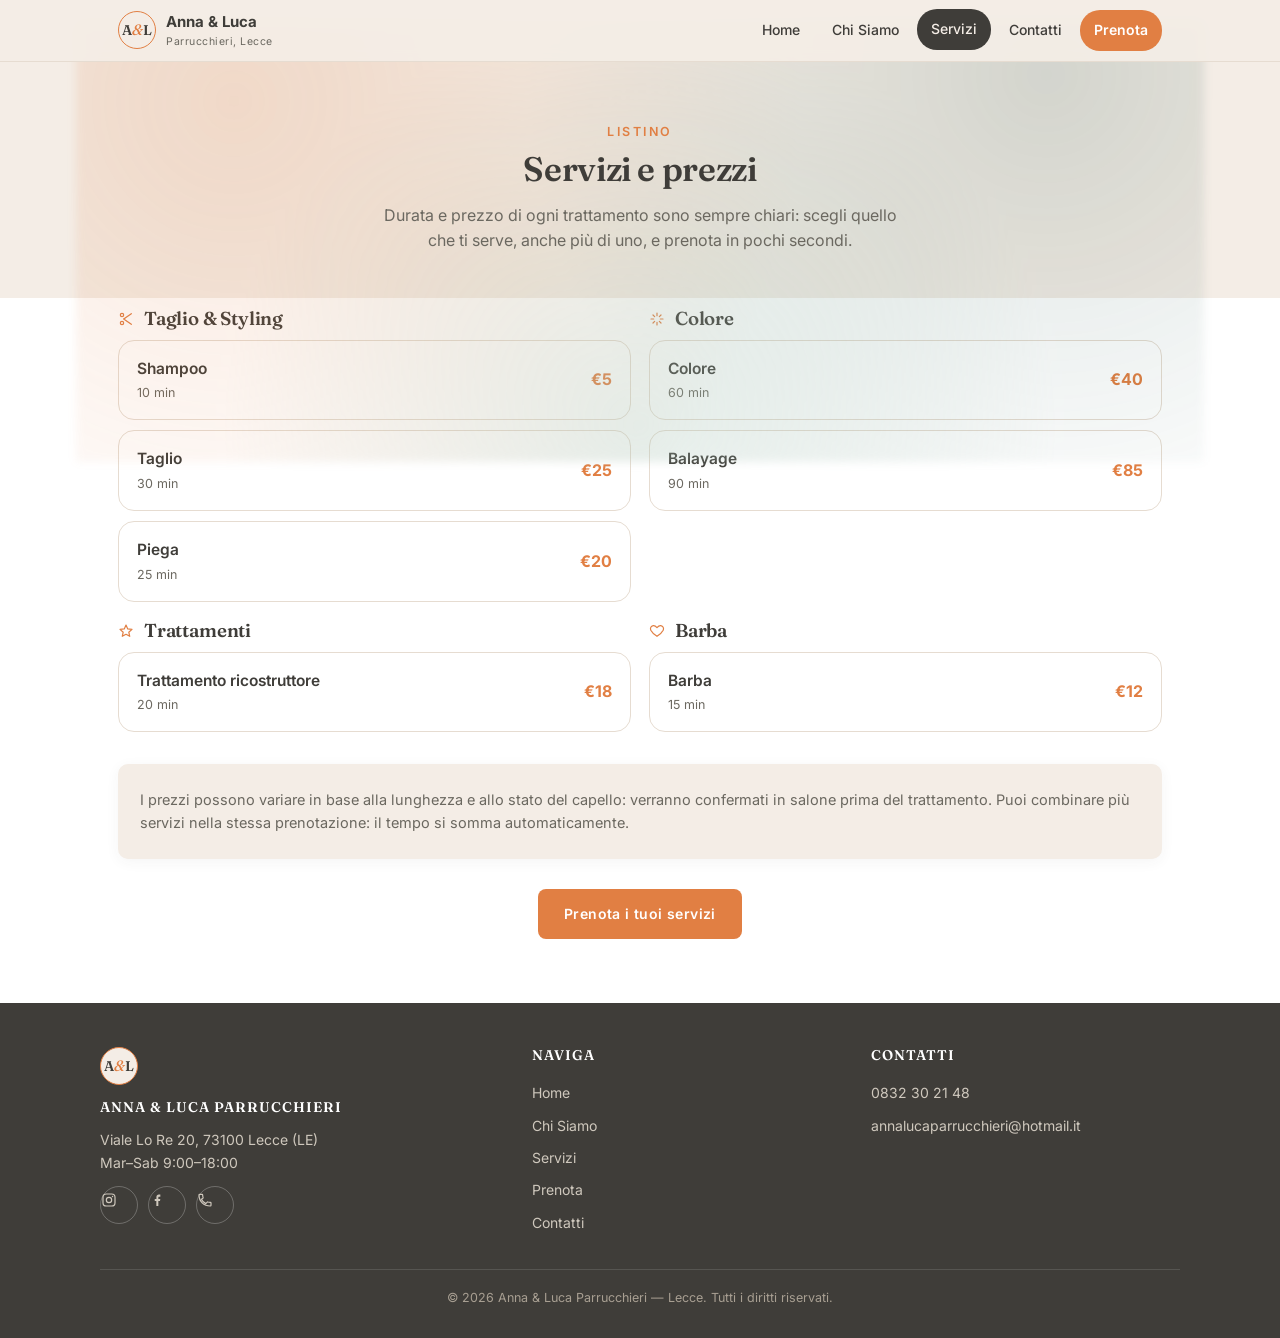
<file: servizi.html>
<!DOCTYPE html>
<html lang="it">
<head>
<meta charset="UTF-8">
<meta name="viewport" content="width=device-width, initial-scale=1.0, maximum-scale=1, viewport-fit=cover">
<meta name="theme-color" content="#3F3D39">
<title>Servizi e Listino | Anna & Luca Parrucchieri</title>
<meta name="description" content="Listino prezzi Anna & Luca Parrucchieri Lecce: taglio, colore, piega, trattamenti e barba, con durata e prezzo di ogni servizio.">
<link rel="preconnect" href="https://fonts.googleapis.com">
<link rel="preconnect" href="https://fonts.gstatic.com" crossorigin>
<link rel="stylesheet" href="https://fonts.googleapis.com/css2?family=Fraunces:ital,wght@0,400;0,500;0,600;0,700;1,500;1,600&family=Inter:wght@400;500;600;700&display=swap">
<link rel="stylesheet" href="assets/style.css">
</head>
<body>

<svg style="display:none">
  <symbol id="ic-ig" viewBox="0 0 24 24"><rect x="3" y="3" width="18" height="18" rx="5"/><circle cx="12" cy="12" r="4"/><circle cx="17.3" cy="6.7" r="1.1" class="filled" fill="currentColor" stroke="none"/></symbol>
  <symbol id="ic-fb" viewBox="0 0 24 24"><path d="M14 21v-7.5h2.5l.4-3H14V8.4c0-.87.24-1.46 1.5-1.46H17V3.86C16.7 3.82 15.8 3.7 14.8 3.7c-2.2 0-3.7 1.34-3.7 3.8V10.5H8.6v3H11V21h3z" class="filled" fill="currentColor" stroke="none"/></symbol>
  <symbol id="ic-phone" viewBox="0 0 24 24"><path d="M6.6 10.8c1.4 2.8 3.7 5.1 6.6 6.6l2.2-2.2c.3-.3.7-.4 1-.2 1.1.4 2.3.6 3.6.6.6 0 1 .4 1 1V20c0 .6-.4 1-1 1C10 21 3 14 3 4.6c0-.6.4-1 1-1h3.5c.6 0 1 .4 1 1 0 1.3.2 2.5.6 3.6.1.3 0 .7-.2 1z"/></symbol>
  <symbol id="ic-mail" viewBox="0 0 24 24"><rect x="3" y="5" width="18" height="14" rx="2"/><path d="M4 6.5l8 6 8-6"/></symbol>
  <symbol id="ic-pin" viewBox="0 0 24 24"><path d="M12 21s7-6.2 7-11.5A7 7 0 0 0 5 9.5C5 14.8 12 21 12 21z"/><circle cx="12" cy="9.5" r="2.4"/></symbol>
  <symbol id="ic-clock" viewBox="0 0 24 24"><circle cx="12" cy="12" r="9"/><path d="M12 7v5l3.5 2"/></symbol>
  <symbol id="ic-scissors" viewBox="0 0 24 24"><circle cx="6" cy="6" r="2.5"/><circle cx="6" cy="18" r="2.5"/><path d="M20 4L8.5 12M20 20L8.5 12M8.5 12l3-2"/></symbol>
  <symbol id="ic-sparkle" viewBox="0 0 24 24"><path d="M12 3v4M12 17v4M3 12h4M17 12h4M6 6l2.5 2.5M15.5 15.5L18 18M18 6l-2.5 2.5M8.5 15.5L6 18"/></symbol>
  <symbol id="ic-heart" viewBox="0 0 24 24"><path d="M12 20s-7-4.4-9.3-9C1.3 7.7 3 4.5 6.3 4c2-.3 3.7.7 5.7 3 2-2.3 3.7-3.3 5.7-3 3.3.5 5 3.7 3.6 7-2.3 4.6-9.3 9-9.3 9z"/></symbol>
  <symbol id="ic-star" viewBox="0 0 24 24"><path d="M12 3l2.6 5.9 6.4.6-4.8 4.3 1.4 6.2L12 16.9 6.4 20l1.4-6.2-4.8-4.3 6.4-.6L12 3z"/></symbol>
</svg>

<header class="site">
  <div class="nav-wrap">
    <a href="index.html" class="nav-brand">
      <span class="mono-badge"><span class="lm">A</span><span class="amp">&amp;</span><span class="lm">L</span></span>
      <span>Anna &amp; Luca<small>Parrucchieri, Lecce</small></span>
    </a>
    <nav class="nav-links">
      <a href="index.html">Home</a>
      <a href="chi-siamo.html">Chi Siamo</a>
      <a href="servizi.html" class="active">Servizi</a>
      <a href="contatti.html">Contatti</a>
      <a href="prenota.html" class="cta">Prenota</a>
    </nav>
    <div class="nav-actions">
      <a href="prenota.html" class="btn primary">Prenota</a>
      <button class="nav-toggle" aria-label="Menu"><span></span></button>
    </div>
  </div>
</header>

<main>
  <section class="hero container" style="padding-bottom:20px;">
    <span class="eyebrow">Listino</span>
    <h1 class="section-title">Servizi e prezzi</h1>
    <p class="lead">Durata e prezzo di ogni trattamento sono sempre chiari: scegli quello che ti serve, anche più di uno, e prenota in pochi secondi.</p>
  </section>

  <section class="bg-white" style="padding-top:10px;">
    <div class="container">
      <div class="grid cols-2">

        <div>
          <h3 style="display:flex;align-items:center;gap:10px;"><svg class="icon" style="color:var(--orange);"><use href="#ic-scissors"/></svg> Taglio &amp; Styling</h3>
          <div class="stack">
            <div class="service-card"><div><div class="name">Shampoo</div><div class="meta">10 min</div></div><div class="price">€5</div></div>
            <div class="service-card"><div><div class="name">Taglio</div><div class="meta">30 min</div></div><div class="price">€25</div></div>
            <div class="service-card"><div><div class="name">Piega</div><div class="meta">25 min</div></div><div class="price">€20</div></div>
          </div>
        </div>

        <div>
          <h3 style="display:flex;align-items:center;gap:10px;"><svg class="icon" style="color:var(--orange);"><use href="#ic-sparkle"/></svg> Colore</h3>
          <div class="stack">
            <div class="service-card"><div><div class="name">Colore</div><div class="meta">60 min</div></div><div class="price">€40</div></div>
            <div class="service-card"><div><div class="name">Balayage</div><div class="meta">90 min</div></div><div class="price">€85</div></div>
          </div>
        </div>

        <div>
          <h3 style="display:flex;align-items:center;gap:10px;"><svg class="icon" style="color:var(--orange);"><use href="#ic-star"/></svg> Trattamenti</h3>
          <div class="stack">
            <div class="service-card"><div><div class="name">Trattamento ricostruttore</div><div class="meta">20 min</div></div><div class="price">€18</div></div>
          </div>
        </div>

        <div>
          <h3 style="display:flex;align-items:center;gap:10px;"><svg class="icon" style="color:var(--orange);"><use href="#ic-heart"/></svg> Barba</h3>
          <div class="stack">
            <div class="service-card"><div><div class="name">Barba</div><div class="meta">15 min</div></div><div class="price">€12</div></div>
          </div>
        </div>

      </div>

      <div class="card" style="margin-top:32px;background:var(--cream);border:none;">
        <p style="margin:0;font-size:14.5px;">I prezzi possono variare in base alla lunghezza e allo stato del capello: verranno confermati in salone prima del trattamento. Puoi combinare più servizi nella stessa prenotazione: il tempo si somma automaticamente.</p>
      </div>

      <div class="center" style="margin-top:30px;">
        <a href="prenota.html" class="btn primary">Prenota i tuoi servizi</a>
      </div>
    </div>
  </section>
</main>

<footer class="site">
  <div class="foot-grid">
    <div>
      <span class="mono-badge" style="margin-bottom:10px;"><span class="lm">A</span><span class="amp">&amp;</span><span class="lm">L</span></span>
      <h4 style="margin-top:14px;">Anna &amp; Luca Parrucchieri</h4>
      <p style="color:#cfc8bd;font-size:14px;">Viale Lo Re 20, 73100 Lecce (LE)<br>Mar–Sab 9:00–18:00</p>
      <div class="icon-links">
        <a class="icon-btn" href="https://www.instagram.com/anna_e_luca_parrucchieri/" target="_blank" rel="noopener" aria-label="Instagram"><svg class="icon"><use href="#ic-ig"/></svg></a>
        <a class="icon-btn" href="https://www.facebook.com/anna.parrucchieri/" target="_blank" rel="noopener" aria-label="Facebook"><svg class="icon"><use href="#ic-fb"/></svg></a>
        <a class="icon-btn" href="tel:+390832302148" aria-label="Chiama"><svg class="icon"><use href="#ic-phone"/></svg></a>
      </div>
    </div>
    <div>
      <h4>Naviga</h4>
      <a href="index.html">Home</a>
      <a href="chi-siamo.html">Chi Siamo</a>
      <a href="servizi.html">Servizi</a>
      <a href="prenota.html">Prenota</a>
      <a href="contatti.html">Contatti</a>
    </div>
    <div>
      <h4>Contatti</h4>
      <a href="tel:+390832302148">0832 30 21 48</a>
      <a href="mailto:annalucaparrucchieri@hotmail.it">annalucaparrucchieri@hotmail.it</a>
    </div>
  </div>
  <div class="foot-bottom">© 2026 Anna &amp; Luca Parrucchieri — Lecce. Tutti i diritti riservati.</div>
</footer>

<script src="assets/nav.js" defer></script>
</body>
</html>
</file>
<file: assets/style.css>
/* ===========================================================
   Anna & Luca Parrucchieri — Design system condiviso
   Palette ufficiale del brand (da guida grafica fornita):
   charcoal #3F3D39 · orange #E17F43 · teal #2E5B52 · sage #A9C5B7 · cream #F4EDE6
   =========================================================== */

/* Font Fraunces+Inter caricati via <link> nell'<head> di ogni pagina HTML
   (non più @import qui: evita una richiesta bloccante in cascata). */

:root{
  --charcoal:#3F3D39;
  --charcoal-soft:#6b6860;
  --orange:#E17F43;
  --orange-l:#EFA679;
  --teal:#2E5B52;
  --sage:#A9C5B7;
  --cream:#F4EDE6;
  --white:#FFFFFF;
  --line:#E6DCD1;
  --ok:#2E5B52;
  --err:#B4544A;
  --safe-b:env(safe-area-inset-bottom, 0px);
  --container:1080px;
}
*{box-sizing:border-box;-webkit-tap-highlight-color:transparent;}
html{-webkit-text-size-adjust:100%;scroll-behavior:smooth;}
body{margin:0;font-family:'Inter',-apple-system,'Segoe UI',Helvetica,Arial,sans-serif;background:var(--cream);color:var(--charcoal);font-size:16px;line-height:1.6;overflow-x:hidden;}
h1,h2,h3,h4{font-family:'Fraunces',Georgia,serif;font-weight:600;margin:0 0 10px;color:var(--charcoal);line-height:1.15;letter-spacing:-.01em;}
p{margin:0 0 12px;color:var(--charcoal-soft);}
a{color:inherit;text-decoration:none;}
img{max-width:100%;display:block;}
.container{max-width:var(--container);margin:0 auto;padding:0 18px;}
section{padding:38px 0;}
.eyebrow{font-size:12.5px;letter-spacing:2.5px;text-transform:uppercase;color:var(--orange);font-weight:600;margin-bottom:8px;display:block;}
.section-title{font-size:clamp(23px,5.5vw,34px);margin-bottom:14px;}
.section-intro{max-width:560px;color:var(--charcoal-soft);font-size:15.5px;}
.center{text-align:center;margin-left:auto;margin-right:auto;}
@media (min-width:700px){
  section{padding:64px 0;}
}

/* ---------- LOGO ---------- */
.brand-logo{display:flex;align-items:center;justify-content:center;font-family:'Fraunces',Georgia,serif;font-weight:600;line-height:1;}
.brand-logo .lm{font-size:clamp(52px,11vw,88px);color:var(--charcoal);}
.brand-logo .amp{font-family:'Fraunces',Georgia,serif;font-size:clamp(48px,10vw,84px);color:var(--orange);font-weight:500;font-style:italic;margin:0 .02em;}
.brand-sub{text-align:center;font-family:'Inter',sans-serif;font-size:clamp(13px,3vw,17px);letter-spacing:7px;font-weight:400;color:var(--charcoal-soft);margin-top:2px;text-transform:uppercase;}
.brand-names{display:flex;align-items:center;justify-content:center;gap:12px;color:var(--orange);font-size:12.5px;letter-spacing:3.5px;font-weight:600;margin-top:10px;font-family:'Inter',sans-serif;}
.brand-names i{display:block;width:34px;height:1px;background:var(--orange);font-style:normal;}
.brand-tag{text-align:center;font-family:'Fraunces',Georgia,serif;font-style:italic;font-size:15px;color:var(--charcoal-soft);margin-top:8px;letter-spacing:.3px;}

.mono-badge{width:38px;height:38px;border-radius:50%;background:var(--cream);border:1.5px solid var(--orange);display:flex;align-items:center;justify-content:center;flex-shrink:0;font-family:'Fraunces',Georgia,serif;font-weight:600;font-size:14px;}
.mono-badge .lm{color:var(--charcoal);}
.mono-badge .amp{font-family:'Fraunces',Georgia,serif;color:var(--orange);font-style:italic;font-weight:500;font-size:15px;}

/* ---------- HEADER / NAV ---------- */
header.site{position:sticky;top:0;z-index:100;background:rgba(244,237,230,.94);backdrop-filter:blur(6px);border-bottom:1px solid var(--line);}
.nav-wrap{display:flex;align-items:center;justify-content:space-between;padding:10px 18px;max-width:var(--container);margin:0 auto;}
.nav-brand{display:flex;align-items:center;gap:10px;font-weight:700;font-size:15px;}
.nav-brand small{display:block;font-weight:400;font-size:10.5px;color:var(--charcoal-soft);letter-spacing:.5px;}
.nav-links{display:flex;align-items:center;gap:4px;}
.nav-links a{padding:9px 14px;border-radius:20px;font-size:14px;font-weight:500;transition:.18s;}
.nav-links a:hover, .nav-links a.active{background:var(--charcoal);color:var(--cream);transform:translateY(-1px);}
.nav-links a.cta{background:var(--orange);color:#fff;font-weight:600;}
.nav-links a.cta:hover{background:#c96b30;}

/* Hamburger animato (diventa una X quando aperto) */
.nav-toggle{display:none;width:40px;height:40px;border-radius:10px;border:1px solid var(--line);background:none;align-items:center;justify-content:center;cursor:pointer;flex-shrink:0;position:relative;z-index:200;}
.nav-toggle span, .nav-toggle span::before, .nav-toggle span::after{content:"";display:block;width:18px;height:2px;background:var(--charcoal);position:relative;transition:.25s;}
.nav-toggle span::before{position:absolute;top:-6px;}
.nav-toggle span::after{position:absolute;top:6px;}
.nav-toggle.open span{background:transparent;}
.nav-toggle.open span::before{top:0;transform:rotate(45deg);}
.nav-toggle.open span::after{top:0;transform:rotate(-45deg);}

.nav-actions{display:none;align-items:center;gap:8px;}

/* Menu mobile: overlay fullscreen moderno invece della tendina */
@media (max-width:820px){
  .nav-links{
    position:fixed;inset:0;
    background:var(--charcoal);
    display:flex;flex-direction:column;align-items:center;justify-content:center;gap:8px;
    padding:20px;
    transform:translateY(-8px);opacity:0;visibility:hidden;
    transition:opacity .28s ease, transform .28s ease, visibility 0s linear .28s;
    z-index:150;
  }
  .nav-links.open{transform:translateY(0);opacity:1;visibility:visible;transition:opacity .28s ease, transform .28s ease;}
  .nav-links a{color:#fff;padding:14px 26px;font-size:21px;font-weight:600;border-radius:30px;}
  .nav-links a:hover, .nav-links a.active{background:rgba(255,255,255,.1);color:var(--orange-l);transform:none;}
  .nav-links a.cta{margin-top:18px;background:var(--orange);font-size:16px;padding:14px 34px;}
  .nav-toggle{display:flex;}
  .nav-actions{display:flex;}
  .nav-actions .btn{padding:9px 16px;font-size:13.5px;min-height:38px;white-space:nowrap;}
}
@media (max-width:360px){
  .nav-brand small{display:none;}
}

/* ---------- BUTTONS ---------- */
.btn{display:inline-flex;align-items:center;justify-content:center;gap:8px;background:var(--charcoal);color:#fff;border:none;border-radius:8px;padding:14px 26px;font-size:14px;font-weight:600;letter-spacing:.4px;cursor:pointer;transition:.15s;min-height:48px;font-family:'Inter',sans-serif;}
.btn:active{transform:scale(.98);}
.btn.primary{background:var(--orange);}
.btn.primary:hover{background:#c96b30;}
.btn:not(.primary):hover{background:var(--teal);}
.btn.outline{background:transparent;color:var(--charcoal);border:1.5px solid var(--charcoal);}
.btn.outline:hover{background:var(--charcoal);color:#fff;}
.btn.block{width:100%;}
.btn:disabled{background:#d8cfc1;cursor:not-allowed;}

/* ---------- HERO ---------- */
.hero{padding:34px 0 26px;text-align:center;position:relative;isolation:isolate;}
.hero::before{content:"";position:absolute;inset:-40px -24px auto -24px;height:440px;z-index:-1;pointer-events:none;
  background:
    radial-gradient(circle at 14% 18%, rgba(225,127,67,.18), transparent 55%),
    radial-gradient(circle at 86% 12%, rgba(46,91,82,.16), transparent 50%),
    radial-gradient(circle at 50% 92%, rgba(169,197,183,.30), transparent 60%);
  filter:blur(4px);
}
.hero p.lead{max-width:520px;margin:14px auto 24px;font-size:15.5px;}
.hero-cta{display:flex;gap:12px;justify-content:center;flex-wrap:wrap;}
.hero-meta{display:flex;flex-wrap:wrap;justify-content:center;gap:8px;margin-top:20px;font-size:13px;color:var(--charcoal-soft);}
.hero-meta span{border:1px solid var(--line);border-radius:20px;padding:6px 13px;display:flex;align-items:center;gap:6px;background:#fff;}
.icon{width:16px;height:16px;fill:none;stroke:currentColor;stroke-width:1.8;stroke-linecap:round;stroke-linejoin:round;flex-shrink:0;}
.icon.filled{fill:currentColor;stroke:none;}
@media (min-width:700px){
  .hero{padding:60px 0 46px;}
  .hero p.lead{font-size:16px;}
}

/* ---------- PHOTO PLACEHOLDER ---------- */
.photo-ph{position:relative;overflow:hidden;border-radius:4px;display:flex;align-items:flex-end;justify-content:flex-start;color:#fff;min-height:130px;
  background-image:
    repeating-linear-gradient(135deg, rgba(255,255,255,.07) 0 2px, transparent 2px 16px),
    linear-gradient(135deg,var(--sage),var(--teal));
}
.photo-ph .icon{position:absolute;top:50%;left:50%;width:60px;height:60px;transform:translate(-50%,-50%);opacity:.14;stroke-width:1.1;}
.photo-ph span{position:relative;margin:14px;font-size:10.5px;letter-spacing:.8px;font-weight:600;text-transform:uppercase;background:rgba(63,61,57,.35);backdrop-filter:blur(2px);padding:6px 12px;border-radius:20px;max-width:none;}
.photo-ph.square{aspect-ratio:1/1;min-height:0;}
.photo-ph.wide{aspect-ratio:16/9;min-height:0;}
.photo-ph.tall{aspect-ratio:4/3;min-height:0;}
@media (min-width:700px){
  .photo-ph{min-height:220px;}
  .photo-ph .icon{width:84px;height:84px;}
  .photo-ph span{font-size:11px;margin:18px;}
  .photo-ph.tall{aspect-ratio:3/4;}
}

/* ---------- DETTAGLI EDITORIALI ---------- */
.rule{width:52px;height:1px;background:var(--orange);margin:0 0 18px;}
.rule.center{margin-left:auto;margin-right:auto;}
.frame-offset{position:relative;}
.frame-offset::before{content:"";position:absolute;inset:16px -16px -16px 16px;border:1.5px solid var(--orange);border-radius:4px;z-index:-1;}
@media (max-width:699px){
  .frame-offset::before{inset:10px -10px -10px 10px;}
}

/* ---------- CARDS / GRIDS ---------- */
.grid{display:grid;gap:18px;}
.grid.cols-2{grid-template-columns:1fr;}
.grid.cols-3{grid-template-columns:1fr;}
.grid.cols-4{grid-template-columns:repeat(2,1fr);}
@media (min-width:700px){
  .grid.cols-2{grid-template-columns:1fr 1fr;}
  .grid.cols-3{grid-template-columns:repeat(3,1fr);}
  .grid.cols-4{grid-template-columns:repeat(4,1fr);}
}
.card{background:#fff;border:1px solid var(--line);border-radius:10px;padding:24px 22px;box-shadow:0 3px 14px rgba(63,61,57,.05);}
.card h3{font-size:18px;margin-bottom:6px;}
.card .icon-wrap{width:44px;height:44px;border-radius:12px;background:var(--cream);display:flex;align-items:center;justify-content:center;margin-bottom:14px;color:var(--orange);}
.card .icon-wrap .icon{width:22px;height:22px;}

.service-card{background:#fff;border:1px solid var(--line);border-radius:16px;padding:16px 18px;display:flex;justify-content:space-between;align-items:center;gap:10px;}
.service-card .name{font-weight:600;font-size:15.5px;}
.service-card .meta{font-size:12.5px;color:var(--charcoal-soft);margin-top:2px;}
.service-card .price{font-weight:700;font-size:16px;color:var(--orange);white-space:nowrap;}

/* ---------- SECTIONS BG VARIANTS ---------- */
.bg-white{background:#fff;}
.bg-charcoal{background:var(--charcoal);color:#fff;}
.bg-charcoal h2, .bg-charcoal h3, .bg-charcoal p{color:#fff;}
.bg-charcoal .section-intro{color:#d8d2c9;}
.bg-teal{background:var(--teal);color:#fff;}
.bg-teal h2, .bg-teal p{color:#fff;}

/* ---------- FOOTER ---------- */
footer.site{background:var(--charcoal);color:#e9e4dc;padding:44px 18px calc(30px + var(--safe-b));}
footer.site .foot-grid{max-width:var(--container);margin:0 auto;display:grid;gap:30px;grid-template-columns:1fr;}
@media (min-width:700px){footer.site .foot-grid{grid-template-columns:1.3fr 1fr 1fr;}}
footer.site h4{color:#fff;font-size:14px;letter-spacing:1px;text-transform:uppercase;margin-bottom:14px;}
footer.site a{color:#cfc8bd;display:block;padding:5px 0;font-size:14px;}
footer.site a:hover{color:var(--orange-l);}
.icon-links{display:flex;gap:10px;}
.icon-btn{width:38px;height:38px;border-radius:50%;border:1px solid rgba(255,255,255,.25);display:flex;align-items:center;justify-content:center;color:#fff;transition:.15s;}
.icon-btn:hover{background:var(--orange);border-color:var(--orange);}
.foot-bottom{max-width:var(--container);margin:30px auto 0;padding-top:18px;border-top:1px solid rgba(255,255,255,.12);font-size:12.5px;color:#a89f92;text-align:center;line-height:1.6;}

/* ---------- FORMS ---------- */
.form-grid{display:grid;gap:12px;}
.form-grid label{display:block;font-size:12px;color:var(--charcoal-soft);margin-bottom:4px;font-weight:600;}
.form-grid input, .form-grid textarea, .form-grid select{width:100%;padding:12px 14px;border:1.5px solid var(--line);border-radius:8px;font-size:16px;font-family:'Inter',sans-serif;background:#fff;color:var(--charcoal);}
.form-grid textarea{resize:vertical;min-height:110px;}
.form-row-2{display:grid;gap:12px;}
@media (min-width:600px){.form-row-2{grid-template-columns:1fr 1fr;}}

/* ---------- UTILITIES ---------- */
.hidden{display:none !important;}
.mt-0{margin-top:0;}
.stack{display:flex;flex-direction:column;gap:10px;}

/* ===========================================================
   PRENOTATORE — componenti specifici del booking assistito
   =========================================================== */
.booking-wrap{max-width:640px;margin:0 auto;}
.steps-nav{display:flex;gap:6px;justify-content:center;margin-bottom:18px;}
.steps-nav span{width:7px;height:7px;border-radius:50%;background:var(--line);transition:.2s;}
.steps-nav span.active{background:var(--orange);width:18px;border-radius:4px;}

.bstep{background:#fff;border:1px solid var(--line);border-radius:18px;padding:18px;margin-bottom:16px;box-shadow:0 3px 14px rgba(63,61,57,.05);}
.bstep-label{display:inline-block;font-size:11px;letter-spacing:1.5px;text-transform:uppercase;color:var(--orange);margin-bottom:4px;font-weight:600;}

.b-services{display:grid;gap:9px;margin-top:12px;}
.b-service{display:flex;align-items:center;justify-content:space-between;border:1.5px solid var(--line);border-radius:12px;padding:13px 14px;cursor:pointer;transition:.15s;min-height:52px;}
.b-service.selected{border-color:var(--orange);background:#FCEEE3;}
.b-service .name{font-size:15px;font-weight:500;}
.b-service .meta{font-size:12.5px;color:var(--charcoal-soft);margin-top:1px;}
.b-service .price{font-weight:700;font-size:15px;}
.b-service .check{width:20px;height:20px;border-radius:50%;border:1.5px solid var(--line);flex-shrink:0;margin-left:10px;display:flex;align-items:center;justify-content:center;}
.b-service.selected .check{background:var(--orange);border-color:var(--orange);}
.b-service.selected .check svg{width:12px;height:12px;stroke:#fff;stroke-width:3;fill:none;}
.b-service-row{display:flex;align-items:center;gap:12px;flex:1;min-width:0;}

.b-staff-choice{display:flex;gap:8px;margin-top:12px;flex-wrap:wrap;}
.b-chip{border:1.5px solid var(--line);border-radius:14px;padding:9px 12px;cursor:pointer;font-size:13.5px;display:flex;align-items:center;gap:7px;flex:1;min-width:100px;justify-content:center;transition:.15s;}
.b-chip.active{background:var(--charcoal);color:#fff;border-color:var(--charcoal);}
.b-chip .mini-avatar{width:22px;height:22px;flex-shrink:0;}

.b-summary-bar{display:flex;justify-content:space-between;align-items:center;background:var(--charcoal);color:#fff;border-radius:14px;padding:13px 16px;margin-top:14px;font-size:13.5px;gap:10px;}
.b-summary-bar b{color:var(--orange-l);white-space:nowrap;}

.b-actions{display:flex;flex-direction:column;gap:10px;margin-top:18px;}
.b-actions.split{flex-direction:row;}
.b-actions.split .btn.outline{width:auto;flex:0 0 auto;padding:14px 18px;}
.b-actions.split .btn:not(.outline){flex:1;}

.b-assistant{display:flex;gap:10px;align-items:flex-start;margin-bottom:14px;}
.b-bubble{background:var(--cream);border-radius:4px 16px 16px 16px;padding:12px 15px;font-size:14px;line-height:1.55;}
.b-day-group{margin-top:16px;}
.b-day-group h4{font-size:12px;text-transform:uppercase;letter-spacing:.5px;color:var(--charcoal-soft);margin:0 0 8px;font-weight:600;}
.b-slots{display:grid;grid-template-columns:repeat(2,1fr);gap:8px;}
.b-slot{border:1.5px solid var(--line);border-radius:12px;padding:10px 8px;font-size:14px;cursor:pointer;background:#fff;display:flex;align-items:center;gap:8px;min-height:48px;}
.b-slot.chosen{background:var(--orange);color:#fff;border-color:var(--orange);}
.b-slot .mini-avatar{width:24px;height:24px;flex-shrink:0;}
.b-slot .txt{display:flex;flex-direction:column;line-height:1.25;}
.b-slot .txt b{font-size:14.5px;}
.b-slot .txt small{font-size:11px;color:var(--charcoal-soft);}
.b-slot.chosen .txt small{color:#fff;opacity:.85;}

.mini-avatar{border-radius:50%;}

.b-row{display:flex;justify-content:space-between;padding:7px 0;font-size:14px;gap:10px;}
.b-row span:first-child{color:var(--charcoal-soft);}
.b-row.total{border-top:1px solid var(--line);margin-top:6px;padding-top:12px;font-size:16px;font-weight:700;}
.b-policy{background:#FCEEE3;border-left:3px solid var(--orange);padding:12px 14px;border-radius:8px;font-size:13px;line-height:1.55;margin-top:14px;}
.b-disclaimer{font-size:11.5px;color:#a99e90;margin-top:10px;line-height:1.5;}

.b-confirm{text-align:center;padding:6px 0;}
.b-confirm-avatars{display:flex;justify-content:center;margin-bottom:10px;}
.b-confirm-avatars .mini-avatar{width:46px;height:46px;margin:0 -8px;border:3px solid #fff;box-shadow:0 2px 6px rgba(0,0,0,.15);}
.b-check{width:44px;height:44px;border-radius:50%;background:var(--ok);color:#fff;display:flex;align-items:center;justify-content:center;margin:0 auto 12px;}
.b-cal-actions{display:flex;flex-direction:column;gap:10px;margin-top:18px;}

@media (min-width:600px){
  .b-slots{grid-template-columns:repeat(3,1fr);}
  .b-actions{flex-direction:row;justify-content:flex-end;}
  .b-actions .btn{width:auto;min-width:220px;}
  .b-actions.split{justify-content:space-between;}
  .b-cal-actions{flex-direction:row;justify-content:center;}
  .b-cal-actions .btn{width:auto;}
}
</file>
